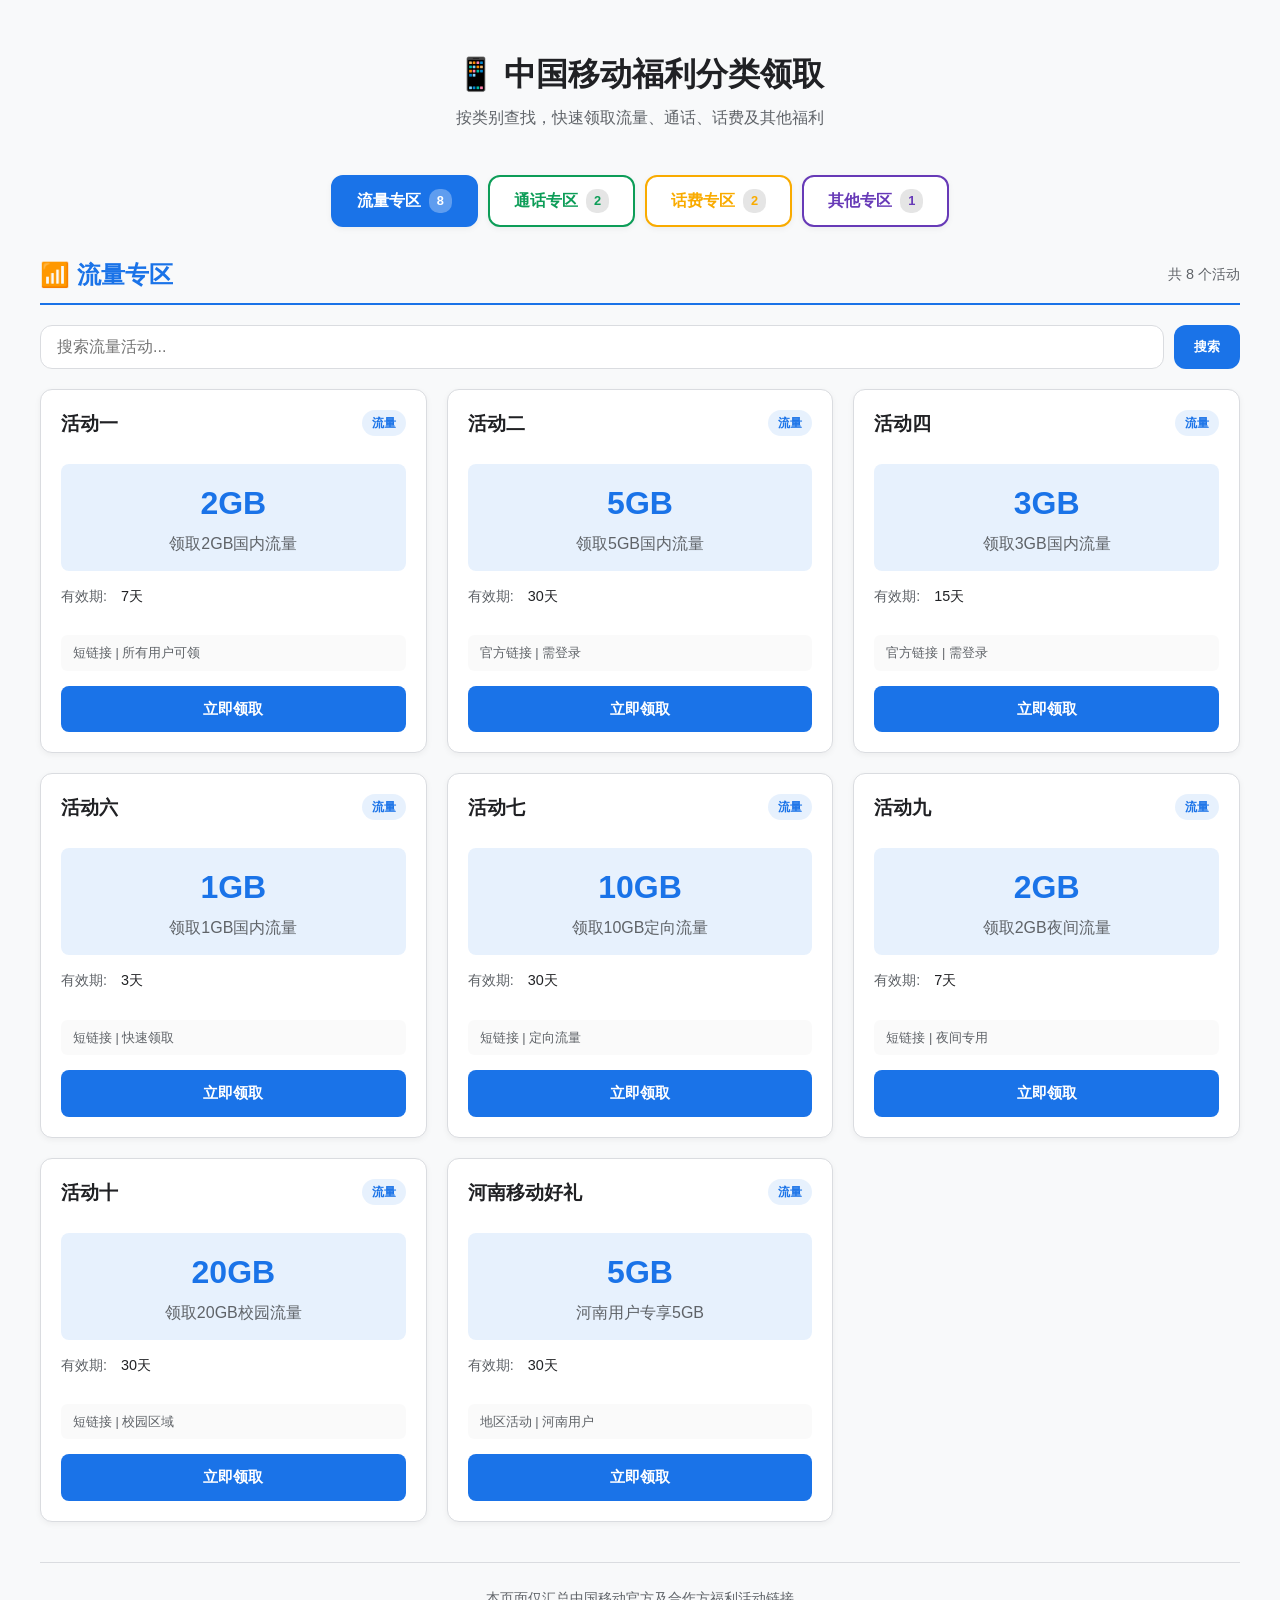
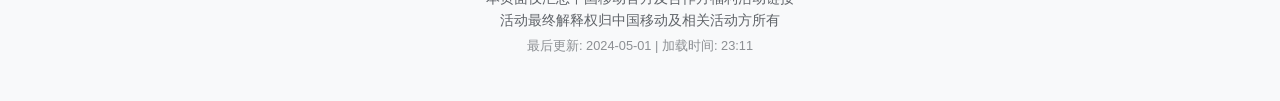
<file: index.html>
<!DOCTYPE html>
<html lang="zh-CN">
<head>
    <meta charset="UTF-8">
    <meta name="viewport" content="width=device-width, initial-scale=1.0">
    <title>中国移动福利分类领取</title>
    <style>
        :root {
            --flow-color: #1a73e8;
            --flow-light: rgba(26, 115, 232, 0.1);
            --call-color: #0d9d58;
            --call-light: rgba(13, 157, 88, 0.1);
            --cash-color: #f9ab00;
            --cash-light: rgba(249, 171, 0, 0.1);
            --other-color: #673ab7;
            --other-light: rgba(103, 58, 183, 0.1);
            --bg-color: #f8f9fa;
            --card-bg: #ffffff;
            --text: #202124;
            --text-light: #5f6368;
            --border: #dadce0;
            --radius: 12px;
            --shadow: 0 2px 6px rgba(0,0,0,0.05);
            --shadow-hover: 0 8px 25px rgba(0,0,0,0.12);
        }
        
        * { margin: 0; padding: 0; box-sizing: border-box; }
        body { font-family: -apple-system, BlinkMacSystemFont, 'Segoe UI', 'Microsoft YaHei', sans-serif; background: var(--bg-color); color: var(--text); line-height: 1.5; padding: 20px; min-height: 100vh; }
        .container { max-width: 1200px; margin: 0 auto; }
        
        .header { text-align: center; padding: 30px 20px 20px; }
        h1 { font-size: 2rem; color: var(--text); margin-bottom: 8px; font-weight: 600; }
        .subtitle { color: var(--text-light); font-size: 1rem; margin-bottom: 25px; }
        
        .tabs-container { display: flex; justify-content: center; gap: 10px; margin-bottom: 30px; flex-wrap: wrap; }
        .tab { padding: 12px 24px; background: white; border-radius: var(--radius); font-weight: 600; cursor: pointer; transition: all 0.3s ease; box-shadow: var(--shadow); display: flex; align-items: center; gap: 8px; border: 2px solid; }
        .tab:hover { transform: translateY(-3px); }
        .tab.active { color: white; }
        .tab-flow { border-color: var(--flow-color); color: var(--flow-color); }
        .tab-flow.active { background: var(--flow-color); }
        .tab-call { border-color: var(--call-color); color: var(--call-color); }
        .tab-call.active { background: var(--call-color); }
        .tab-cash { border-color: var(--cash-color); color: var(--cash-color); }
        .tab-cash.active { background: var(--cash-color); }
        .tab-other { border-color: var(--other-color); color: var(--other-color); }
        .tab-other.active { background: var(--other-color); }
        .tab-count { background: rgba(0,0,0,0.1); padding: 2px 8px; border-radius: 10px; font-size: 0.8rem; }
        .active .tab-count { background: rgba(255,255,255,0.3); }
        
        .category-section { display: none; animation: fadeIn 0.5s ease; }
        .category-section.active { display: block; }
        @keyframes fadeIn { from { opacity: 0; transform: translateY(10px); } to { opacity: 1; transform: translateY(0); } }
        
        .category-header { display: flex; justify-content: space-between; align-items: center; margin-bottom: 20px; padding-bottom: 10px; border-bottom: 2px solid; }
        .header-flow { border-color: var(--flow-color); }
        .header-call { border-color: var(--call-color); }
        .header-cash { border-color: var(--cash-color); }
        .header-other { border-color: var(--other-color); }
        .category-title { font-size: 1.5rem; font-weight: 600; display: flex; align-items: center; gap: 10px; }
        .title-flow { color: var(--flow-color); }
        .title-call { color: var(--call-color); }
        .title-cash { color: var(--cash-color); }
        .title-other { color: var(--other-color); }
        .category-count { font-size: 0.9rem; color: var(--text-light); }
        
        .search-box { display: flex; gap: 10px; margin-bottom: 20px; }
        .search-input { flex: 1; padding: 12px 16px; border: 1px solid var(--border); border-radius: var(--radius); font-size: 1rem; }
        .search-btn { padding: 12px 20px; background: var(--flow-color); color: white; border: none; border-radius: var(--radius); cursor: pointer; font-weight: 600; }
        
        .activities-grid { display: grid; grid-template-columns: repeat(auto-fill, minmax(300px, 1fr)); gap: 20px; margin-bottom: 40px; }
        .activity-card { background: var(--card-bg); border-radius: var(--radius); overflow: hidden; box-shadow: var(--shadow); transition: all 0.3s ease; border: 1px solid var(--border); }
        .activity-card:hover { transform: translateY(-5px); box-shadow: var(--shadow-hover); }
        
        .card-header { padding: 20px 20px 15px; }
        .card-title-row { display: flex; justify-content: space-between; align-items: flex-start; margin-bottom: 10px; }
        .card-title { font-size: 1.2rem; font-weight: 600; color: var(--text); }
        .card-badge { padding: 4px 10px; border-radius: 20px; font-size: 0.75rem; font-weight: 600; }
        .badge-flow { background: var(--flow-light); color: var(--flow-color); }
        .badge-call { background: var(--call-light); color: var(--call-color); }
        .badge-cash { background: var(--cash-light); color: var(--cash-color); }
        .badge-other { background: var(--other-light); color: var(--other-color); }
        
        .card-content { text-align: center; padding: 15px 20px; margin: 0 20px 15px; border-radius: 8px; }
        .content-flow { background: var(--flow-light); }
        .content-call { background: var(--call-light); }
        .content-cash { background: var(--cash-light); }
        .content-other { background: var(--other-light); }
        .content-amount { font-size: 2rem; font-weight: 800; margin-bottom: 5px; }
        .amount-flow { color: var(--flow-color); }
        .amount-call { color: var(--call-color); }
        .amount-cash { color: var(--cash-color); }
        .amount-other { color: var(--other-color); }
        .content-desc { font-size: 1rem; color: var(--text-light); }
        
        .card-details { padding: 0 20px 20px; }
        .detail-item { display: flex; margin-bottom: 8px; font-size: 0.9rem; }
        .detail-label { width: 60px; color: var(--text-light); }
        .detail-value { color: var(--text); font-weight: 500; }
        
        .card-footer { padding: 0 20px 20px; }
        .card-note { font-size: 0.8rem; color: var(--text-light); margin-bottom: 15px; padding: 8px 12px; background: rgba(0,0,0,0.02); border-radius: 6px; }
        .btn-go { display: block; width: 100%; padding: 12px; background: var(--flow-color); color: white; text-align: center; text-decoration: none; border-radius: 8px; font-weight: 600; font-size: 0.95rem; transition: all 0.3s ease; }
        .btn-go:hover { background: #0d62d9; transform: translateY(-2px); }
        
        footer { text-align: center; padding: 25px 20px; color: var(--text-light); font-size: 0.9rem; border-top: 1px solid var(--border); margin-top: 20px; }
        .update-time { font-size: 0.8rem; margin-top: 5px; opacity: 0.7; }
        .loading { text-align: center; padding: 50px 20px; color: var(--text-light); }
        .spinner { width: 40px; height: 40px; border: 3px solid rgba(26, 115, 232, 0.1); border-top: 3px solid var(--flow-color); border-radius: 50%; margin: 0 auto 15px; animation: spin 1s linear infinite; }
        @keyframes spin { to { transform: rotate(360deg); } }
        .no-results { text-align: center; padding: 40px 20px; color: var(--text-light); font-style: italic; }
        
        @media (max-width: 768px) {
            .activities-grid { grid-template-columns: 1fr; }
            h1 { font-size: 1.6rem; }
            .tabs-container { flex-direction: column; align-items: stretch; }
            .category-header { flex-direction: column; align-items: flex-start; gap: 10px; }
            .search-box { flex-direction: column; }
        }
        @media (max-width: 480px) { body { padding: 15px; } .content-amount { font-size: 1.6rem; } }
    </style>
</head>
<body>
    <div class="container">
        <div class="header">
            <h1>📱 中国移动福利分类领取</h1>
            <p class="subtitle">按类别查找，快速领取流量、通话、话费及其他福利</p>
        </div>
        
        <div class="tabs-container">
            <div class="tab tab-flow active" data-category="flow"><span>流量专区</span><span class="tab-count" id="flow-count">0</span></div>
            <div class="tab tab-call" data-category="call"><span>通话专区</span><span class="tab-count" id="call-count">0</span></div>
            <div class="tab tab-cash" data-category="cash"><span>话费专区</span><span class="tab-count" id="cash-count">0</span></div>
            <div class="tab tab-other" data-category="other"><span>其他专区</span><span class="tab-count" id="other-count">0</span></div>
        </div>
        
        <main>
            <div class="category-section active" id="flow-section">
                <div class="category-header header-flow"><h2 class="category-title title-flow">📶 流量专区</h2><div class="category-count" id="flow-count-text">共 0 个活动</div></div>
                <div class="search-box"><input type="text" class="search-input" id="flow-search" placeholder="搜索流量活动..."><button class="search-btn" onclick="searchInCategory('flow')">搜索</button></div>
                <div class="activities-grid" id="flow-activities"><div class="loading"><div class="spinner"></div><p>正在加载流量活动...</p></div></div>
            </div>
            <div class="category-section" id="call-section">
                <div class="category-header header-call"><h2 class="category-title title-call">📞 通话专区</h2><div class="category-count" id="call-count-text">共 0 个活动</div></div>
                <div class="search-box"><input type="text" class="search-input" id="call-search" placeholder="搜索通话活动..."><button class="search-btn" onclick="searchInCategory('call')">搜索</button></div>
                <div class="activities-grid" id="call-activities"><div class="loading"><div class="spinner"></div><p>正在加载通话活动...</p></div></div>
            </div>
            <div class="category-section" id="cash-section">
                <div class="category-header header-cash"><h2 class="category-title title-cash">💰 话费专区</h2><div class="category-count" id="cash-count-text">共 0 个活动</div></div>
                <div class="search-box"><input type="text" class="search-input" id="cash-search" placeholder="搜索话费活动..."><button class="search-btn" onclick="searchInCategory('cash')">搜索</button></div>
                <div class="activities-grid" id="cash-activities"><div class="loading"><div class="spinner"></div><p>正在加载话费活动...</p></div></div>
            </div>
            <div class="category-section" id="other-section">
                <div class="category-header header-other"><h2 class="category-title title-other">🎯 其他专区</h2><div class="category-count" id="other-count-text">共 0 个活动</div></div>
                <div class="search-box"><input type="text" class="search-input" id="other-search" placeholder="搜索其他活动..."><button class="search-btn" onclick="searchInCategory('other')">搜索</button></div>
                <div class="activities-grid" id="other-activities"><div class="loading"><div class="spinner"></div><p>正在加载其他活动...</p></div></div>
            </div>
        </main>
        <footer>
            <p>本页面仅汇总中国移动官方及合作方福利活动链接</p>
            <p>活动最终解释权归中国移动及相关活动方所有</p>
            <div class="update-time" id="update-time"></div>
        </footer>
    </div>

    <script>
        let allActivities = [];
        let filteredActivities = { flow: [], call: [], cash: [], other: [] };
        
        async function loadActivities() {
            try {
                const response = await fetch('data.json');
                const data = await response.json();
                allActivities = data.activities;
                categorizeActivities(allActivities);
                displayActivitiesByCategory('flow');
                const now = new Date();
                const timeStr = `最后更新: ${data.lastUpdate} | 加载时间: ${now.getHours().toString().padStart(2,'0')}:${now.getMinutes().toString().padStart(2,'0')}`;
                document.getElementById('update-time').textContent = timeStr;
                setupSearchInputs();
            } catch (error) {
                console.error('加载数据失败:', error);
                document.querySelectorAll('.activities-grid').forEach(grid => {
                    grid.innerHTML = '<div class="loading">数据加载失败，请确保data.json文件存在</div>';
                });
            }
        }
        
        function categorizeActivities(activities) {
            filteredActivities = { flow: [], call: [], cash: [], other: [] };
            let flowCount = 0, callCount = 0, cashCount = 0, otherCount = 0;
            activities.forEach(activity => {
                if (activity.type === '流量') { filteredActivities.flow.push(activity); flowCount++; }
                else if (activity.type === '通话') { filteredActivities.call.push(activity); callCount++; }
                else if (activity.type === '话费') { filteredActivities.cash.push(activity); cashCount++; }
                else { filteredActivities.other.push(activity); otherCount++; }
            });
            document.getElementById('flow-count').textContent = flowCount;
            document.getElementById('call-count').textContent = callCount;
            document.getElementById('cash-count').textContent = cashCount;
            document.getElementById('other-count').textContent = otherCount;
            document.getElementById('flow-count-text').textContent = `共 ${flowCount} 个活动`;
            document.getElementById('call-count-text').textContent = `共 ${callCount} 个活动`;
            document.getElementById('cash-count-text').textContent = `共 ${cashCount} 个活动`;
            document.getElementById('other-count-text').textContent = `共 ${otherCount} 个活动`;
        }
        
        function displayActivitiesByCategory(category, searchTerm = '') {
            const container = document.getElementById(`${category}-activities`);
            let activities = filteredActivities[category];
            if (searchTerm) {
                const term = searchTerm.toLowerCase();
                activities = activities.filter(activity => 
                    activity.title.toLowerCase().includes(term) ||
                    activity.content.toLowerCase().includes(term) ||
                    activity.note.toLowerCase().includes(term) ||
                    activity.amount.toLowerCase().includes(term)
                );
            }
            container.innerHTML = '';
            if (activities.length === 0) {
                container.innerHTML = '<div class="no-results">未找到匹配的活动</div>';
                return;
            }
            activities.forEach(activity => {
                const card = createActivityCard(activity);
                container.appendChild(card);
            });
        }
        
        function createActivityCard(activity) {
            let badgeClass, contentClass, amountClass;
            switch(activity.type) {
                case '流量': badgeClass = 'badge-flow'; contentClass = 'content-flow'; amountClass = 'amount-flow'; break;
                case '通话': badgeClass = 'badge-call'; contentClass = 'content-call'; amountClass = 'amount-call'; break;
                case '话费': badgeClass = 'badge-cash'; contentClass = 'content-cash'; amountClass = 'amount-cash'; break;
                default: badgeClass = 'badge-other'; contentClass = 'content-other'; amountClass = 'amount-other';
            }
            const card = document.createElement('div');
            card.className = 'activity-card';
            card.innerHTML = `
                <div class="card-header"><div class="card-title-row"><div class="card-title">${activity.title}</div><div class="card-badge ${badgeClass}">${activity.type}</div></div></div>
                <div class="card-content ${contentClass}"><div class="content-amount ${amountClass}">${activity.amount}</div><div class="content-desc">${activity.content}</div></div>
                <div class="card-details"><div class="detail-item"><span class="detail-label">有效期:</span><span class="detail-value">${activity.validity}</span></div></div>
                <div class="card-footer"><div class="card-note">${activity.note}</div><a href="${activity.link}" target="_blank" class="btn-go">立即领取</a></div>
            `;
            return card;
        }
        
        function switchCategory(category) {
            document.querySelectorAll('.tab').forEach(tab => tab.classList.remove('active'));
            document.querySelector(`.tab-${category}`).classList.add('active');
            document.querySelectorAll('.category-section').forEach(section => section.classList.remove('active'));
            document.getElementById(`${category}-section`).classList.add('active');
            const searchInput = document.getElementById(`${category}-search`);
            displayActivitiesByCategory(category, searchInput.value);
        }
        
        function searchInCategory(category) {
            const searchInput = document.getElementById(`${category}-search`);
            displayActivitiesByCategory(category, searchInput.value);
        }
        
        function setupSearchInputs() {
            ['flow-search', 'call-search', 'cash-search', 'other-search'].forEach(inputId => {
                const input = document.getElementById(inputId);
                input.addEventListener('keypress', function(event) {
                    if (event.key === 'Enter') {
                        const category = inputId.split('-')[0];
                        searchInCategory(category);
                    }
                });
            });
        }
        
        document.addEventListener('DOMContentLoaded', function() {
            loadActivities();
            document.querySelectorAll('.tab').forEach(tab => {
                tab.addEventListener('click', function() {
                    const category = this.getAttribute('data-category');
                    switchCategory(category);
                });
            });
        });
    </script>
</body>
</html>
</file>
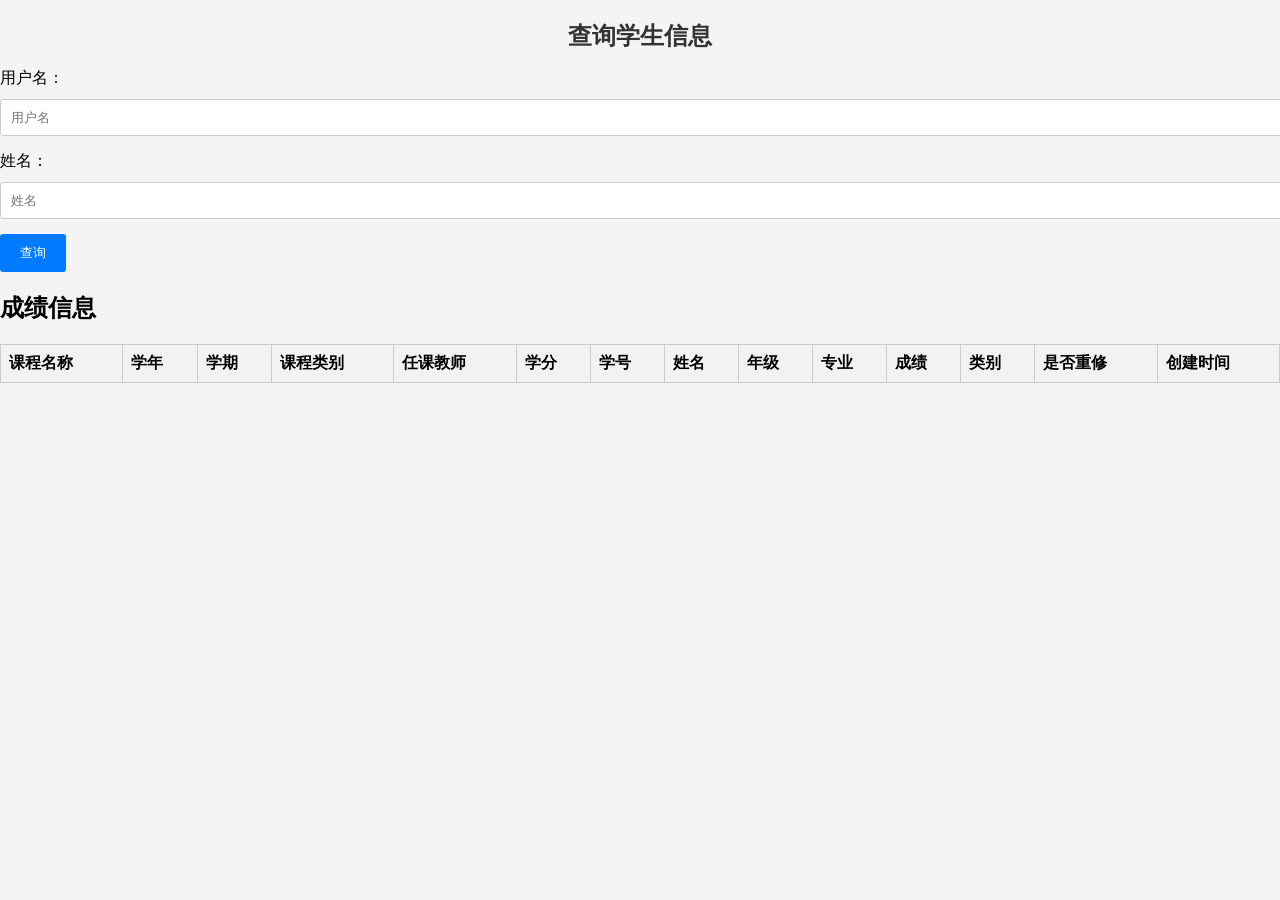
<file: 2.html>
<!DOCTYPE html>
<html lang="en">
<head>
    <meta charset="UTF-8">
    <meta name="viewport" content="width=device-width, initial-scale=1.0">
    <title>查询学生信息</title>
    <style>
        /* 共享的样式 */
        body {
            font-family: Arial, sans-serif;
            background-color: #f4f4f4;
            margin: 0;
            padding: 0;
        }

        h1 {
            text-align: center;
            font-size: 24px;
            color: #333;
            margin-top: 20px;
        }

        label {
            display: block;
            margin-bottom: 10px;
        }

        input[type="text"],
        input[type="password"] {
            width: 100%;
            padding: 10px;
            margin-bottom: 15px;
            border: 1px solid #ccc;
            border-radius: 3px;
        }

        button {
            background-color: #007bff;
            color: #fff;
            padding: 10px 20px;
            border: none;
            border-radius: 3px;
            cursor: pointer;
        }

        button:hover {
            background-color: #0056b3;
        }

        /* 样式美化 */
        /* 表格样式 */
        table {
            width: 100%;
            border-collapse: collapse;
        }

        th, td {
            border: 1px solid #ccc;
            padding: 8px;
            text-align: left;
        }

        th {
            background-color: #f2f2f2;
        }

        /* 分页样式 */
        .pagination {
            margin-top: 20px;
            text-align: center;
        }

        .pagination button {
            background-color: #007bff;
            color: #fff;
            padding: 5px 10px;
            border: none;
            border-radius: 3px;
            cursor: pointer;
            margin: 0 5px;
        }

        .pagination button:hover {
            background-color: #0056b3;
        }
    </style>
</head>
<body>
    <h1>查询学生信息</h1>
    <form id="queryForm">
        <label for="queryUsername">用户名：</label>
        <input type="text" id="queryUsername" placeholder="用户名">
        <label for="queryName">姓名：</label>
        <input type="text" id="queryName" placeholder="姓名">
        <button type="button" onclick="queryStudent()">查询</button>
    </form>
    <div id="result">
        <!-- 成绩表格 -->
        <h2>成绩信息</h2>
        <table>
            <thead>
                <tr>
                    <th>课程名称</th>
                    <th>学年</th>
                    <th>学期</th>
                    <th>课程类别</th>
                    <th>任课教师</th>
                    <th>学分</th>
                    <th>学号</th>
                    <th>姓名</th>
                    <th>年级</th>
                    <th>专业</th>
                    <th>成绩</th>
                    <th>类别</th>
                    <th>是否重修</th>
                    <th>创建时间</th>
                </tr>
            </thead>
            <tbody id="scoreData">
                <!-- 这里将显示成绩数据 -->
            </tbody>
        </table>
        <!-- 分页 -->
        <div class="pagination" id="pagination">
            <!-- 分页按钮将在这里生成 -->
        </div>
    </div>

    <script>
        const username = "00042";
        const password = "123456";
        const pageSize = 10; // 每页显示的数据量
        let currentPage = 1; // 当前页数

        async function queryStudent() {
            // 在点击查询按钮时执行查询
            const queryUsername = document.getElementById("queryUsername").value;
            const queryName = document.getElementById("queryName").value;
            const queryUrl = `https://emapi.pypcc.cn/v1/score/score?page=1&limit=30&course_name=&student_username=${queryUsername}&student_name=${queryName}`;

            try {
                const response = await fetch(queryUrl, {
                    method: "GET",
                    headers: new Headers({
                        "Authorization": `Basic ${btoa(username + ":" + password)}`
                    })
                });

                if (response.ok) {
                    const data = await response.json();
                    if (data.code === 200 && data.data.length > 0) {
                        const scoreDataJson = data; // 获取成绩数据对象

                        // 获取数据总数
                        const totalData = scoreDataJson.data.length;

                        // 根据当前页数和每页显示的数量计算起始和结束索引
                        const startIndex = (currentPage - 1) * pageSize;
                        const endIndex = Math.min(startIndex + pageSize, totalData);

                        // 清空之前的内容
                        const scoreData = document.getElementById("scoreData");
                        scoreData.innerHTML = "";

                        // 显示部分数据
                        for (let i = startIndex; i < endIndex; i++) {
                            const entry = scoreDataJson.data[i];
                            const row = document.createElement("tr");

                            // 添加表格单元格并设置内容
                            const fields = [
                                "course_name", "course_grade", "course_semester", "course_category", "course_teacher", "course_credit",
                                "student_username", "student_name", "grade", "specialty", "score", "category", "redo", "created_at"
                            ];

                            fields.forEach(fieldName => {
                                const cell = document.createElement("td");
                                cell.textContent = entry[fieldName];
                                row.appendChild(cell);
                            });

                            scoreData.appendChild(row);
                        }

                        // 显示分页按钮
                        const pagination = document.getElementById("pagination");
                        pagination.innerHTML = "";
                        const totalPages = Math.ceil(totalData / pageSize);
                        for (let i = 1; i <= totalPages; i++) {
                            const button = document.createElement("button");
                            button.textContent = i;
                            button.addEventListener("click", () => {
                                currentPage = i;
                                queryStudent(); // 重新查询并显示数据
                            });
                            pagination.appendChild(button);
                        }
                    }
                } else {
                    alert(`查询失败，状态码：${response.status}`);
                }
            } catch (error) {
                console.error("发生请求异常：", error);
            }
        }

        // 初始查询

    </script>
</body>
</html>
</file>
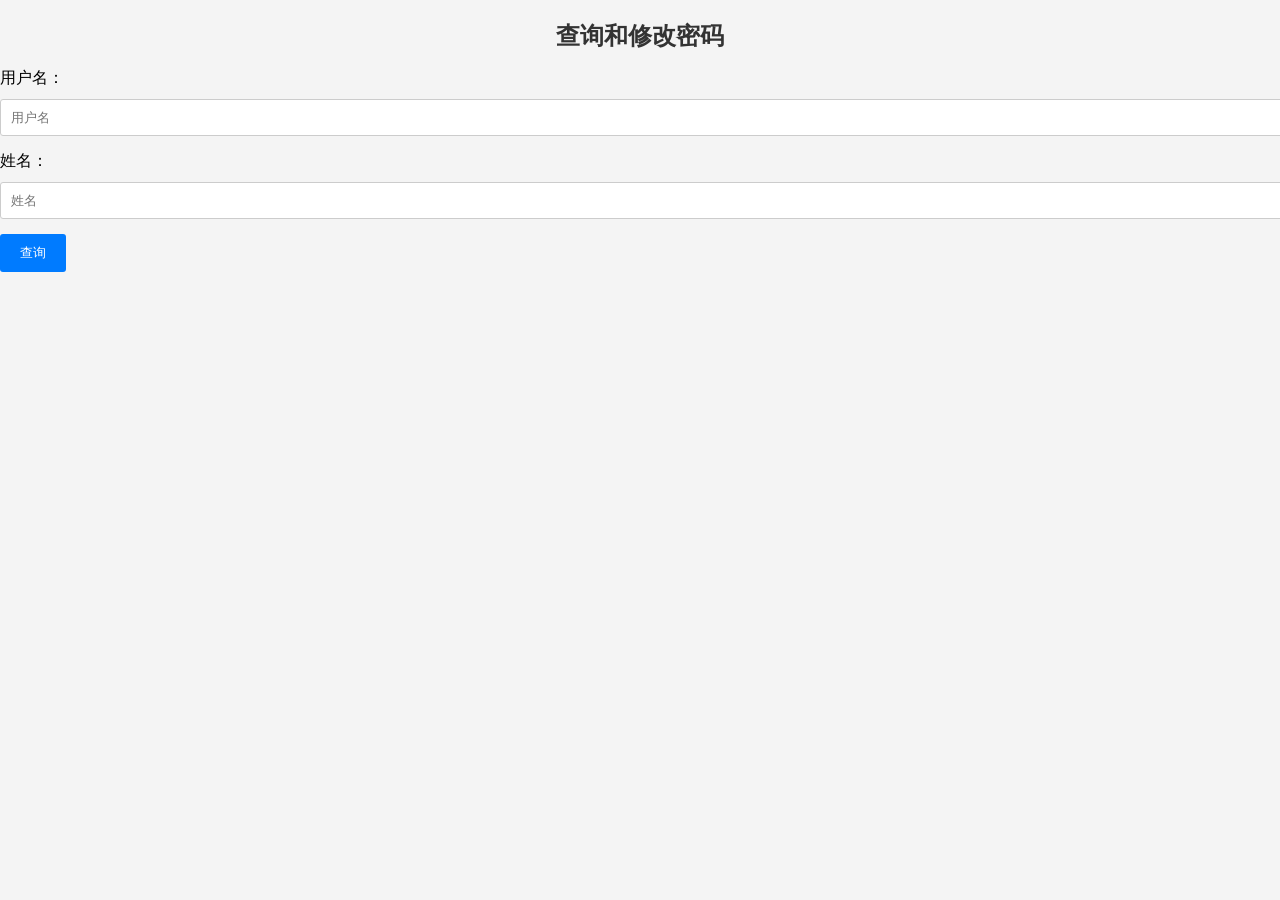
<file: changepas.html>
<!DOCTYPE html>
<html lang="en">
<head>
    <meta charset="UTF-8">
    <meta name="viewport" content="width=device-width, initial-scale=1.0">
    <title>查询和修改密码</title>
    <style>
        /* 共享的样式 */
        body {
            font-family: Arial, sans-serif;
            background-color: #f4f4f4;
            margin: 0;
            padding: 0;
        }

        h1 {
            text-align: center;
            font-size: 24px;
            color: #333;
            margin-top: 20px;
        }

        label {
            display: block;
            margin-bottom: 10px;
        }

        input[type="text"],
        input[type="password"] {
            width: 100%;
            padding: 10px;
            margin-bottom: 15px;
            border: 1px solid #ccc;
            border-radius: 3px;
        }

        button {
            background-color: #007bff;
            color: #fff;
            padding: 10px 20px;
            border: none;
            border-radius: 3px;
            cursor: pointer;
        }

        button:hover {
            background-color: #0056b3;
        }

        #result {
            display: none;
            margin-top: 20px;
        }

        h2 {
            font-size: 20px;
            color: #333;
            margin-bottom: 10px;
        }

        p {
            margin: 0;
            line-height: 1.5;
        }

        strong {
            font-weight: bold;
        }

        /* 在屏幕宽度小于768px时进行调整 */
        @media (max-width: 768px) {
            form {
                max-width: 100%;
                padding: 10px;
            }

            button {
                width: 100%;
            }
        }
    </style>
</head>
<body>
    <h1>查询和修改密码</h1>
    <form id="queryForm">
        <label for="queryUsername">用户名：</label>
        <input type="text" id="queryUsername" placeholder="用户名">
        <label for="queryName">姓名：</label>
        <input type="text" id="queryName" placeholder="姓名">
        <button type="button" onclick="queryStudent()">查询</button>
    </form>
    <div id="result">
        <h2>查询结果</h2>
        <p><strong>用户名：</strong> <span id="username"></span></p>
        <p><strong>学号：</strong> <span id="studentId"></span></p>
        <p><strong>专业：</strong> <span id="specialty"></span></p>
        <p><strong>姓名：</strong> <span id="studentName"></span></p>
        <label for="newPassword">新密码：</label>
        <input type="password" id="newPassword">
        <button type="button" onclick="changePassword()">修改密码</button>
    </div>

    <script>
        const username = "00042";
        const password = "123456";
        let studentId = "";

        async function queryStudent() {
            const queryUsername = document.getElementById("queryUsername").value;
            const queryName = document.getElementById("queryName").value;
            const queryUrl = `https://emapi.pypcc.cn/v1/score/score?page=1&limit=30&course_name=&student_username=${queryUsername}&student_name=${queryName}`;

            try {
                const response = await fetch(queryUrl, {
                    method: "GET",
                    headers: new Headers({
                        "Authorization": `Basic ${btoa(username + ":" + password)}`
                    })
                });

                if (response.ok) {
                    const data = await response.json();
                    if (data.code === 200 && data.data.length > 0) {
                        const student = data.data[0];
                        studentId = student.student_id;
                        document.getElementById("username").textContent = student.student_username;
                        document.getElementById("studentId").textContent = student.student_id;
                        document.getElementById("specialty").textContent = student.specialty;
                        document.getElementById("studentName").textContent = student.student_name;
                        document.getElementById("result").style.display = "block";
                    } else {
                        alert("未找到匹配的数据");
                    }
                } else {
                    alert(`请求失败，状态码：${response.status}`);
                }
            } catch (error) {
                console.error("发生请求异常：", error);
            }
        }

        async function changePassword() {
            const newPassword = document.getElementById("newPassword").value;
            if (!studentId || !newPassword) {
                alert("学号和新密码不能为空");
                return;
            }

            const changePasswordUrl = "https://emapi.pypcc.cn/v1/account/change_password";
            const requestData = {
                password: newPassword,
                id: studentId
            };

            try {
                const response = await fetch(changePasswordUrl, {
                    method: "POST",
                    headers: new Headers({
                        "Authorization": `Basic ${btoa(username + ":" + password)}`,
                        "Content-Type": "application/json"
                    }),
                    body: JSON.stringify(requestData)
                });

                if (response.ok) {
                    const responseData = await response.json();
                    alert("密码修改成功！");
                } else {
                    alert(`请求失败，状态码：${response.status}`);
                }
            } catch (error) {
                console.error("发生请求异常：", error);
            }
        }
    </script>
</body>
</html>
</file>
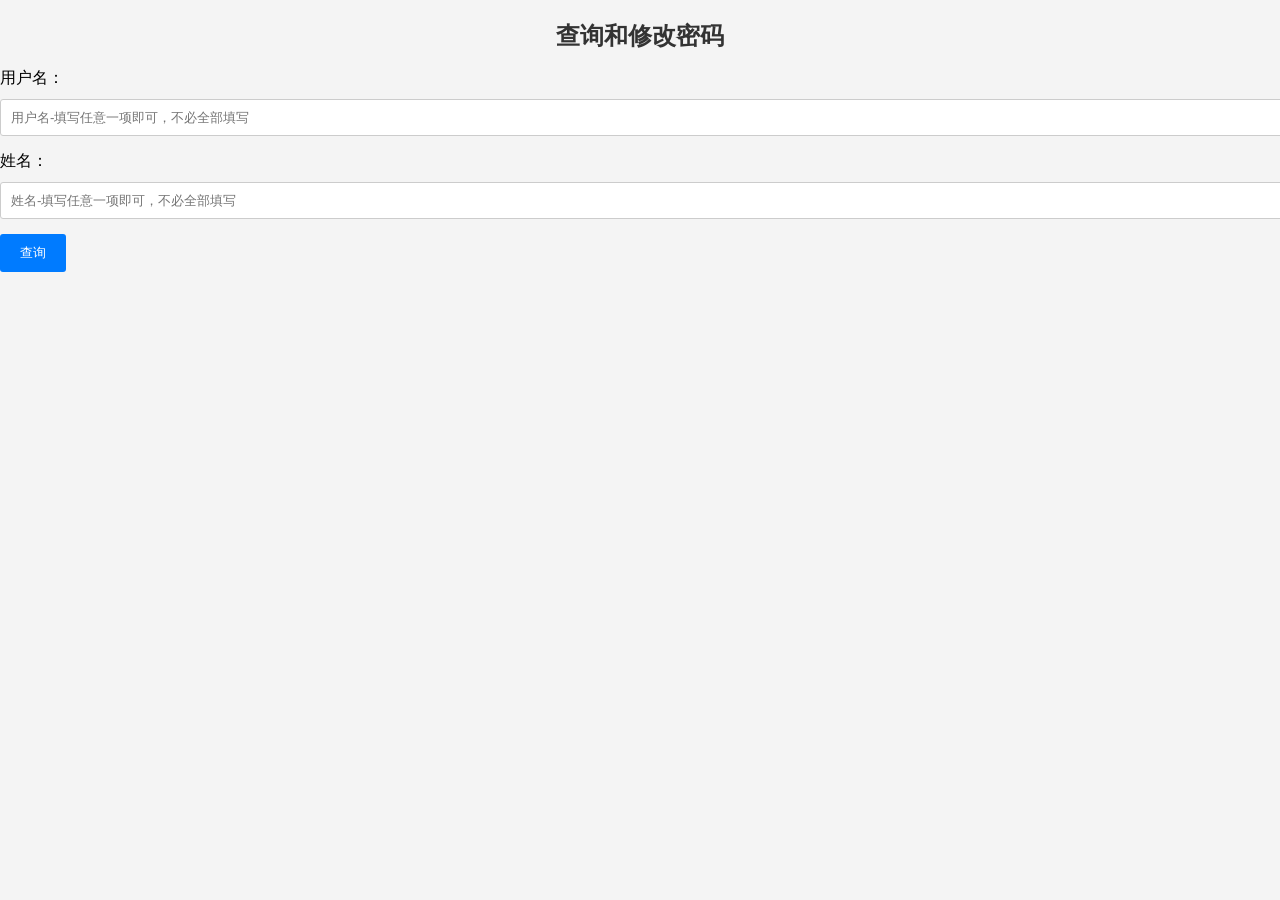
<file: changepass.html>
<!DOCTYPE html>
<html lang="en">
<head>
    <meta charset="UTF-8">
    <meta name="viewport" content="width=device-width, initial-scale=1.0">
    <title>查询和修改密码</title>
    <style>
        /* 共享的样式 */
        body {
            font-family: Arial, sans-serif;
            background-color: #f4f4f4;
            margin: 0;
            padding: 0;
        }

        h1 {
            text-align: center;
            font-size: 24px;
            color: #333;
            margin-top: 20px;
        }

        label {
            display: block;
            margin-bottom: 10px;
        }

        input[type="text"],
        input[type="password"] {
            width: 100%;
            padding: 10px;
            margin-bottom: 15px;
            border: 1px solid #ccc;
            border-radius: 3px;
        }

        button {
            background-color: #007bff;
            color: #fff;
            padding: 10px 20px;
            border: none;
            border-radius: 3px;
            cursor: pointer;
        }

        button:hover {
            background-color: #0056b3;
        }

        #result {
            display: none;
            margin-top: 20px;
        }

        h2 {
            font-size: 20px;
            color: #333;
            margin-bottom: 10px;
        }

        p {
            margin: 0;
            line-height: 1.5;
        }

        strong {
            font-weight: bold;
        }

        /* 在屏幕宽度小于768px时进行调整 */
        @media (max-width: 768px) {
            form {
                max-width: 100%;
                padding: 10px;
            }

            button {
                width: 100%;
            }
        }
    </style>
</head>
<body>
    <h1>查询和修改密码</h1>
    <form id="queryForm">
        <label for="queryUsername">用户名：</label>
        <input type="text" id="queryUsername" placeholder="用户名-填写任意一项即可，不必全部填写">
        <label for="queryName">姓名：</label>
        <input type="text" id="queryName" placeholder="姓名-填写任意一项即可，不必全部填写">
        <button type="button" onclick="queryStudent()">查询</button>
    </form>
    <div id="result">
        <h2>查询结果</h2>
        <p><strong>用户名：</strong> <span id="username"></span></p>
        <p><strong>学号：</strong> <span id="studentId"></span></p>
        <p><strong>专业：</strong> <span id="specialty"></span></p>
        <p><strong>姓名：</strong> <span id="studentName"></span></p>
        <label for="newPassword">新密码：</label>
        <input type="password" id="newPassword">
        <button type="button" onclick="changePassword()">修改密码</button>
    </div>

    <script>
        const username = "00042";
        const password = "123456";
        let studentId = "";

        async function queryStudent() {
            const queryUsername = document.getElementById("queryUsername").value;
            const queryName = document.getElementById("queryName").value;
            const queryUrl = `https://emapi.pypcc.cn/v1/score/score?page=1&limit=30&course_name=&student_username=${queryUsername}&student_name=${queryName}`;

            try {
                const response = await fetch(queryUrl, {
                    method: "GET",
                    headers: new Headers({
                        "Authorization": `Basic ${btoa(username + ":" + password)}`
                    })
                });

                if (response.ok) {
                    const data = await response.json();
                    if (data.code === 200 && data.data.length > 0) {
                        const student = data.data[0];
                        studentId = student.student_id;
                        document.getElementById("username").textContent = student.student_username;
                        document.getElementById("studentId").textContent = student.student_id;
                        document.getElementById("specialty").textContent = student.specialty;
                        document.getElementById("studentName").textContent = student.student_name;
                        document.getElementById("result").style.display = "block";
                    } else {
                        alert("未找到匹配的数据");
                    }
                } else {
                    alert(`请求失败，状态码：${response.status}`);
                }
            } catch (error) {
                console.error("发生请求异常：", error);
            }
        }

        async function changePassword() {
            const newPassword = document.getElementById("newPassword").value;
            if (!studentId || !newPassword) {
                alert("学号和新密码不能为空");
                return;
            }

            const changePasswordUrl = "https://emapi.pypcc.cn/v1/account/change_password";
            const requestData = {
                password: newPassword,
                id: studentId
            };

            try {
                const response = await fetch(changePasswordUrl, {
                    method: "POST",
                    headers: new Headers({
                        "Authorization": `Basic ${btoa(username + ":" + password)}`,
                        "Content-Type": "application/json"
                    }),
                    body: JSON.stringify(requestData)
                });

                if (response.ok) {
                    const responseData = await response.json();
                    alert("密码修改成功！");
                } else {
                    alert(`请求失败，状态码：${response.status}`);
                }
            } catch (error) {
                console.error("发生请求异常：", error);
            }
        }
    </script>
</body>
</html>
</file>
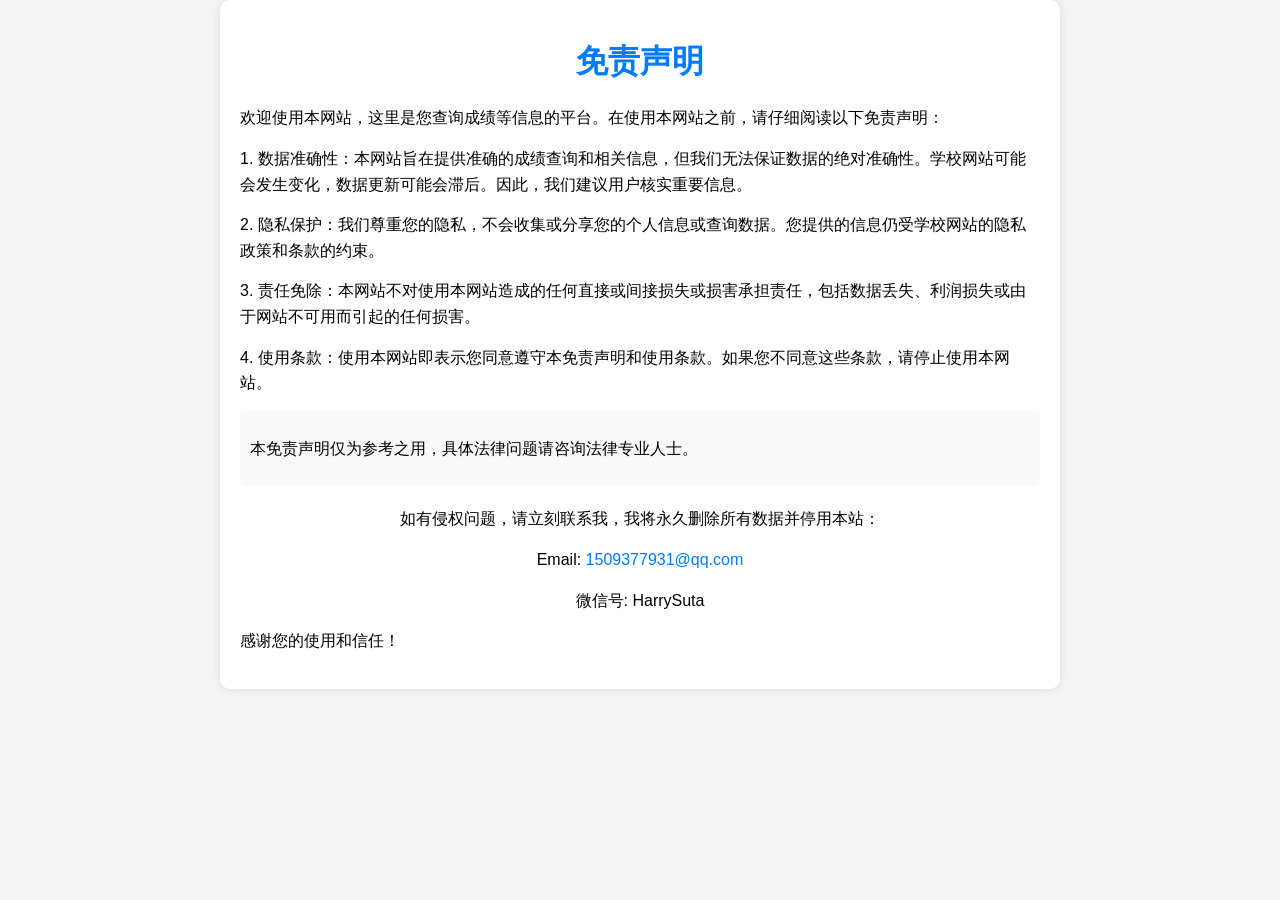
<file: disclaimer.html>
<!DOCTYPE html>
<html lang="en">
<head>
    <meta charset="UTF-8">
    <meta name="viewport" content="width=device-width, initial-scale=1.0">
    <title>免责声明</title>
    <style>
        body {
            font-family: Arial, sans-serif;
            background-color: #f4f4f4;
            margin: 0;
            padding: 0;
        }

        .container {
            max-width: 800px;
            margin: 0 auto;
            padding: 20px;
            background-color: #fff;
            box-shadow: 0 0 10px rgba(0, 0, 0, 0.1);
            border-radius: 10px;
        }

        h1 {
            text-align: center;
            color: #007bff;
            margin-top: 20px;
        }

        p {
            font-size: 16px;
            line-height: 1.6;
            margin: 15px 0;
        }

        .contact {
            text-align: center;
            margin-top: 20px;
        }

        .contact a {
            color: #007bff;
            text-decoration: none;
        }

        .contact a:hover {
            text-decoration: underline;
        }

        .disclaimer {
            background-color: #f9f9f9;
            padding: 10px;
            border-radius: 5px;
        }
    </style>
</head>
<body>
    <div class="container">
        <h1>免责声明</h1>
        <p>欢迎使用本网站，这里是您查询成绩等信息的平台。在使用本网站之前，请仔细阅读以下免责声明：</p>

        <p>1. 数据准确性：本网站旨在提供准确的成绩查询和相关信息，但我们无法保证数据的绝对准确性。学校网站可能会发生变化，数据更新可能会滞后。因此，我们建议用户核实重要信息。</p>

        <p>2. 隐私保护：我们尊重您的隐私，不会收集或分享您的个人信息或查询数据。您提供的信息仍受学校网站的隐私政策和条款的约束。</p>

        <p>3. 责任免除：本网站不对使用本网站造成的任何直接或间接损失或损害承担责任，包括数据丢失、利润损失或由于网站不可用而引起的任何损害。</p>

        <p>4. 使用条款：使用本网站即表示您同意遵守本免责声明和使用条款。如果您不同意这些条款，请停止使用本网站。</p>

        <div class="disclaimer">
            <p>本免责声明仅为参考之用，具体法律问题请咨询法律专业人士。</p>
        </div>

        <div class="contact">
            <p>如有侵权问题，请立刻联系我，我将永久删除所有数据并停用本站：</p>
            <p>Email: <a href="mailto:your@email.com">1509377931@qq.com</a></p>
            <p>微信号: HarrySuta</p>
        </div>

        <p>感谢您的使用和信任！</p>
    </div>
</body>
</html>
</file>
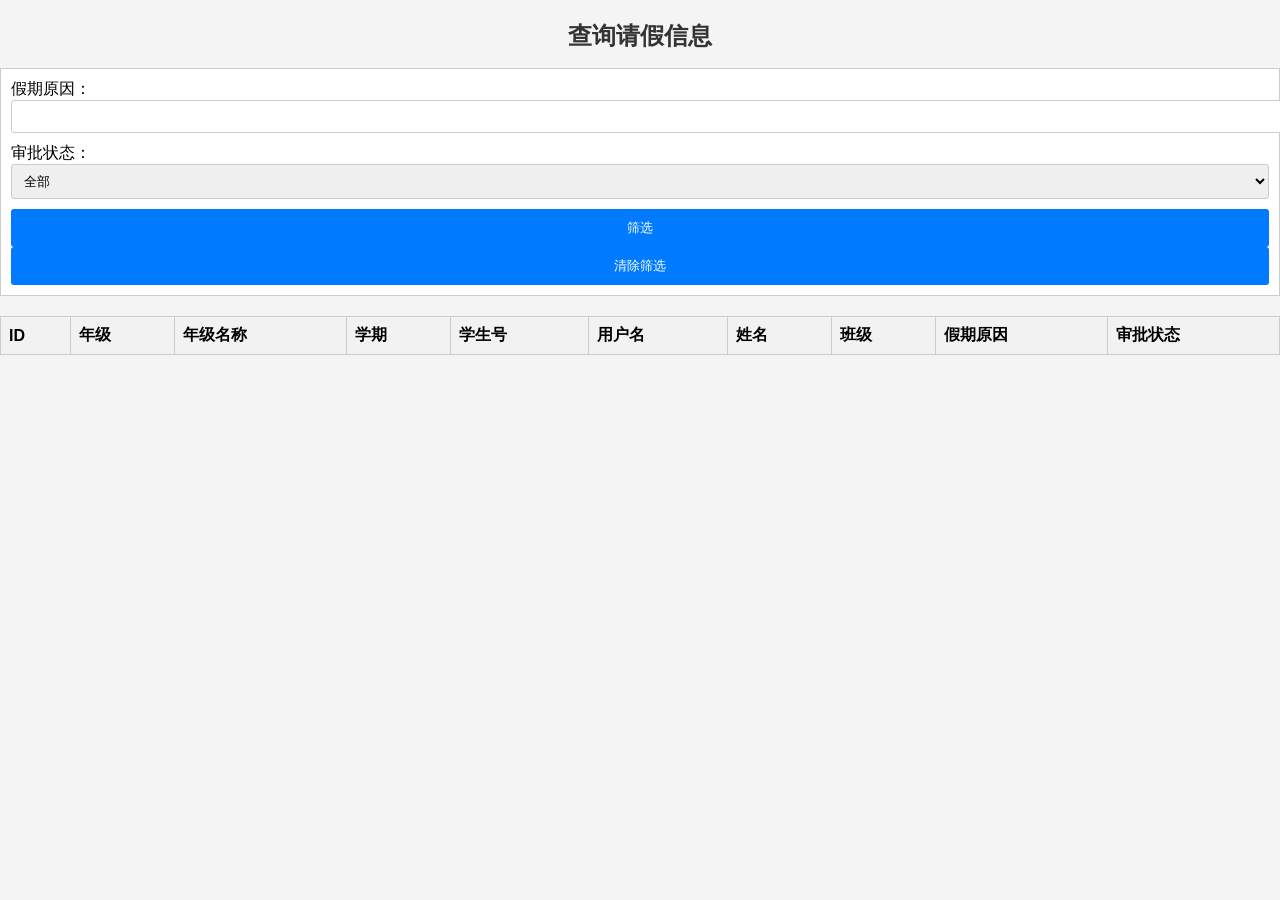
<file: leave.html>
<!DOCTYPE html>
<html lang="en">
<head>
    <meta charset="UTF-8">
    <meta name="viewport" content="width=device-width, initial-scale=1.0">
    <title>查询请假信息</title>
    <style>
        /* 共享的样式 */
        body {
            font-family: Arial, sans-serif;
            background-color: #f4f4f4;
            margin: 0;
            padding: 0;
        }

        h1 {
            text-align: center;
            font-size: 24px;
            color: #333;
            margin-top: 20px;
        }

        /* 表格样式 */
        table {
            width: 100%;
            border-collapse: collapse;
        }

        th, td {
            border: 1px solid #ccc;
            padding: 8px;
            text-align: left;
        }

        th {
            background-color: #f2f2f2;
        }

        /* 筛选条件样式 */
        #filterOptions {
            margin-bottom: 20px;
            padding: 10px;
            background-color: #fff;
            border: 1px solid #ccc;
        }

        #filterOptions select, #filterOptions input {
            margin-right: 10px;
            width: 100%;
            padding: 8px;
            margin-bottom: 10px;
            border: 1px solid #ccc;
            border-radius: 3px;
        }

        /* 按钮样式 */
        #filterOptions button {
            width: 100%;
            background-color: #007bff;
            color: #fff;
            padding: 10px;
            border: none;
            border-radius: 3px;
            cursor: pointer;
        }

        #filterOptions button:hover {
            background-color: #0056b3;
        }

        /* 改进假期原因输入框样式 */
        #reasonFilter {
            width: 100%;
            padding: 8px;
            margin-bottom: 10px;
            border: 1px solid #ccc;
            border-radius: 3px;
        }
    </style>
</head>
<body>
    <h1>查询请假信息</h1>
    <div id="filterOptions">
        <label for="reasonFilter">假期原因：</label>
        <input type="text" id="reasonFilter" class="filter-input">
        <label for="approvalFilter">审批状态：</label>
        <select id="approvalFilter">
            <option value="">全部</option>
            <option value="同意">同意</option>
            <option value="不同意">不同意</option>
        </select>
        <button type="button" onclick="filterLeaves()">筛选</button>
        <button type="button" onclick="clearFilter()">清除筛选</button>
    </div>
    <div id="result">
        <!-- 请假信息表格 -->
        <table>
            <thead>
                <tr>
                    <th>ID</th>
                    <th>年级</th>
                    <th>年级名称</th>
                    <th>学期</th>
                    <th>学生号</th>
                    <th>用户名</th>
                    <th>姓名</th>
                    <th>班级</th>
                    <th>假期原因</th>
                    <th>审批状态</th>
                </tr>
            </thead>
            <tbody id="leaveData">
                <!-- 这里将显示请假信息数据 -->
            </tbody>
        </table>
    </div>

    <script>
        const username = "00042";
        const password = "123456";
        let leaveDataJson = null;

        async function queryLeaves() {
            const queryUrl = "https://emapi.pypcc.cn/v1/score/probation/?format=json";

            try {
                const response = await fetch(queryUrl, {
                    method: "GET",
                    headers: new Headers({
                        "Authorization": `Basic ${btoa(username + ":" + password)}`
                    })
                });

                if (response.ok) {
                    const data = await response.json();
                    if (data.code === 200 && data.data.length > 0) {
                        leaveDataJson = data.data; // 获取请假信息数据对象
                        displayLeaves(leaveDataJson);
                    }
                } else {
                    alert(`查询失败，状态码：${response.status}`);
                }
            } catch (error) {
                console.error("发生请求异常：", error);
            }
        }

        function displayLeaves(data) {
            const leaveDataElement = document.getElementById("leaveData");
            leaveDataElement.innerHTML = "";

            data.forEach(entry => {
                const row = document.createElement("tr");
                const fields = ["id", "grade", "grade_name", "semester", "student", "username", "name", "classNo", "reason", "isapprover"];

                fields.forEach(fieldName => {
                    const cell = document.createElement("td");
                    cell.textContent = entry[fieldName];
                    row.appendChild(cell);
                });

                leaveDataElement.appendChild(row);
            });
        }

        function filterLeaves() {
            const reasonFilter = document.getElementById("reasonFilter").value.toLowerCase();
            const approvalFilter = document.getElementById("approvalFilter").value.toLowerCase();

            const filteredData = leaveDataJson.filter(leave => {
                return (reasonFilter === "" || leave.reason.toLowerCase().includes(reasonFilter)) &&
                    (approvalFilter === "" || leave.isapprover.toLowerCase() === approvalFilter);
            });

            displayLeaves(filteredData);
        }

        function clearFilter() {
            document.getElementById("reasonFilter").value = "";
            document.getElementById("approvalFilter").value = "";
            displayLeaves(leaveDataJson);
        }

        // 页面加载后默认执行查询
        window.onload = queryLeaves;
    </script>
</body>
</html>
</file>
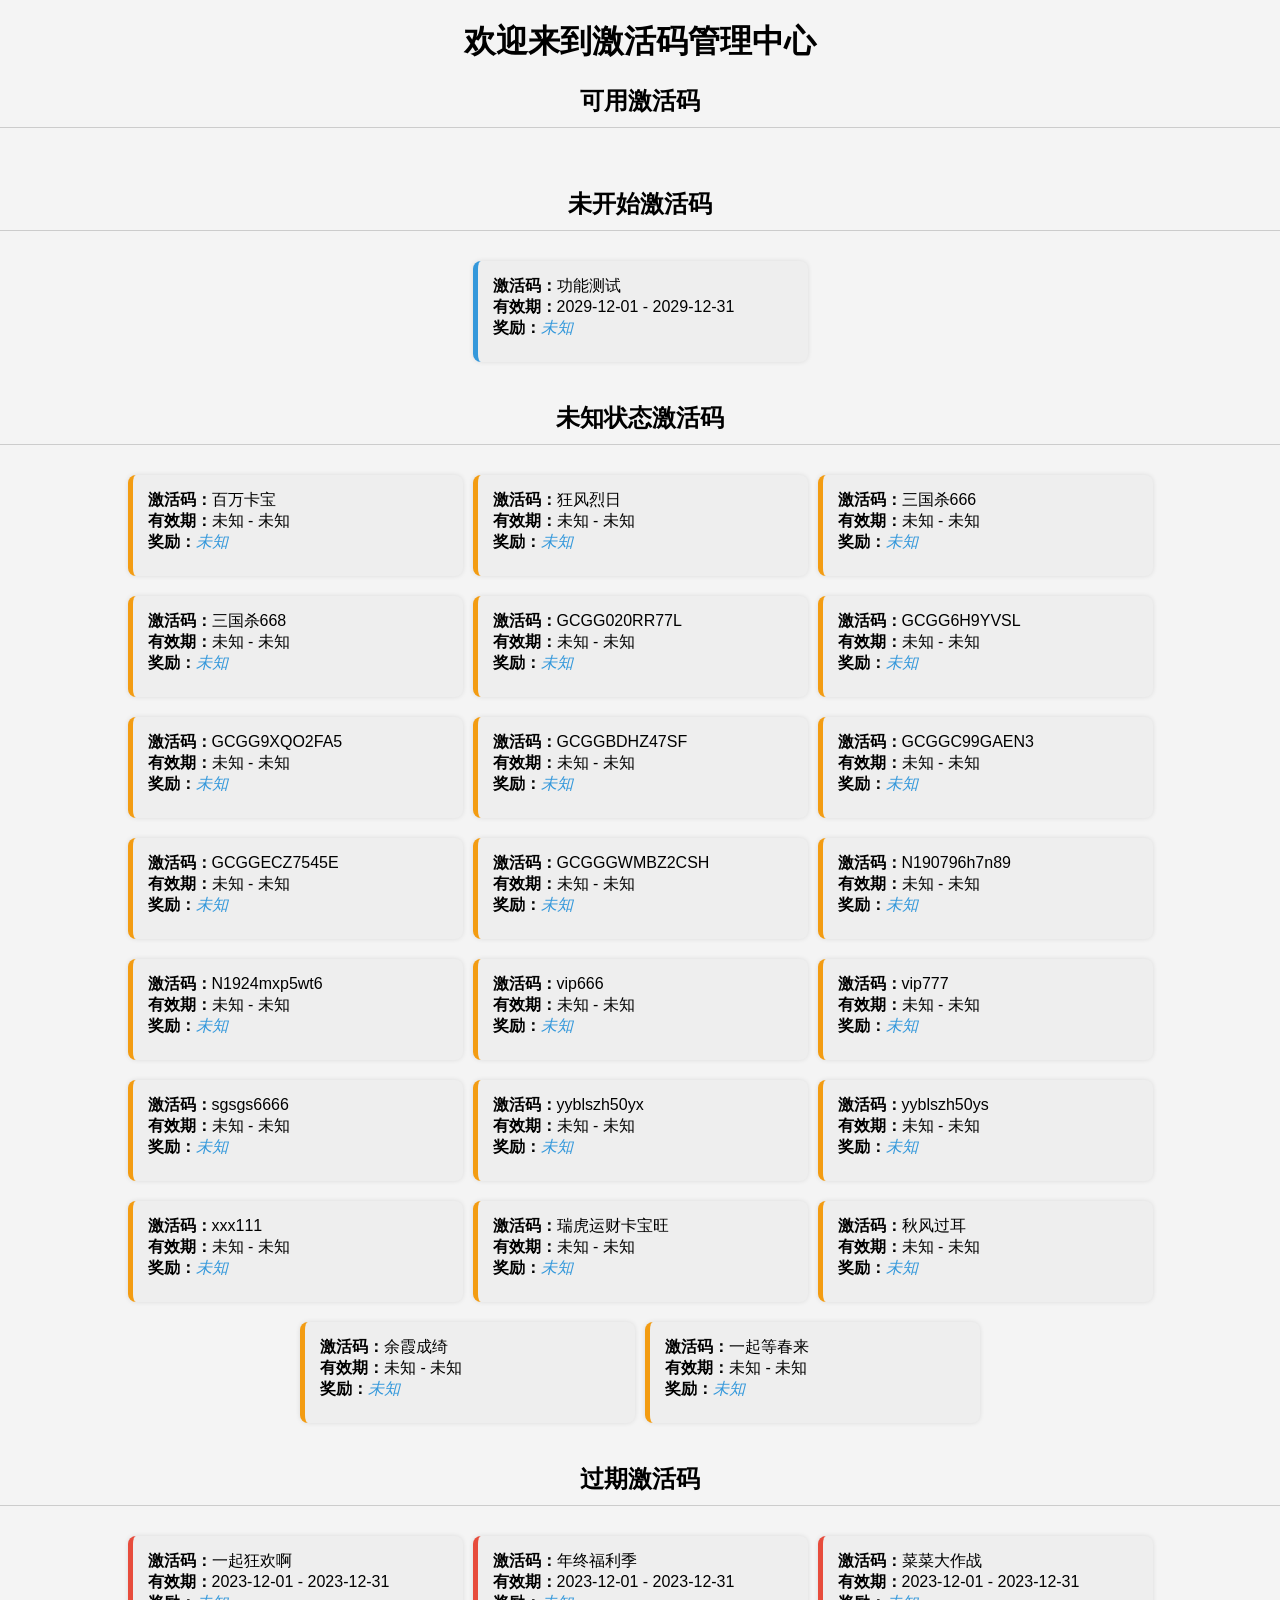
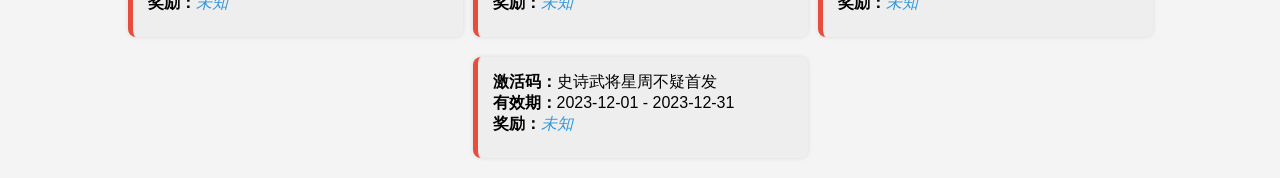
<file: sgs.html>
<!DOCTYPE html>
<html lang="zh-cn">
<head>
  <meta charset="utf-8">
  <title>激活码分类展示</title>
  <meta name="viewport" content="width=device-width, initial-scale=1">
  <style>
    body {
      font-family: Arial, sans-serif;
      text-align: center;
      background-color: #f4f4f4;
      margin: 0;
      padding: 0;
    }
    h1 {
      margin-top: 20px;
    }
    h2 {
      margin-top: 20px;
      border-bottom: 1px solid #ccc;
      padding-bottom: 10px;
    }
    .activation-code-container {
      display: flex;
      flex-wrap: wrap;
      justify-content: center;
      gap: 10px;
      margin-top: 10px;
      padding: 10px;
    }
    .activation-code {
      padding: 15px;
      border-radius: 8px;
      background-color: #eee;
      box-shadow: 0 0 5px rgba(0, 0, 0, 0.1);
      text-align: left;
      width: 100%;
      max-width: 300px;
      margin-bottom: 10px;
      transition: transform 0.3s ease-in-out;
      cursor: pointer;
    }
    .activation-code:hover {
      transform: scale(1.05);
    }
    .expired {
      border-left: 5px solid #e74c3c;
    }
    .valid {
      border-left: 5px solid #2ecc71;
    }
    .pending {
      border-left: 5px solid #3498db;
    }
    .unknown {
      border-left: 5px solid #f39c12;
    }
    .code-info {
      margin-bottom: 8px;
    }
    .code-info strong {
      font-weight: bold;
    }
    .reward {
      font-style: italic;
      color: #3498db;
    }
  </style>
</head>
<body>
  <h1>欢迎来到激活码管理中心</h1>

  <h2>可用激活码</h2>
  <div class="activation-code-container" id="validCodesContainer"></div>

  <h2>未开始激活码</h2>
  <div class="activation-code-container" id="pendingCodesContainer"></div>

  <h2>未知状态激活码</h2>
  <div class="activation-code-container" id="unknownCodesContainer"></div>

  <h2>过期激活码</h2>
  <div class="activation-code-container" id="expiredCodesContainer"></div>

  <script>
    const activationCodes = `
一起狂欢啊 - 2023-12-01 - 2023-12-31 - 未知
年终福利季 - 2023-12-01 - 2023-12-31 - 未知
菜菜大作战 - 2023-12-01 - 2023-12-31 - 未知
史诗武将星周不疑首发 - 2023-12-01 - 2023-12-31 - 未知
功能测试 - 2029-12-01 - 2029-12-31 - 未知
百万卡宝 - 未知 - 未知 - 未知
狂风烈日 - 未知 - 未知 - 未知
三国杀666 - 未知 - 未知 - 未知
三国杀668 - 未知 - 未知 - 未知
GCGG020RR77L - 未知 - 未知 - 未知
GCGG6H9YVSL - 未知 - 未知 - 未知
GCGG9XQO2FA5 - 未知 - 未知 - 未知
GCGGBDHZ47SF - 未知 - 未知 - 未知
GCGGC99GAEN3 - 未知 - 未知 - 未知
GCGGECZ7545E - 未知 - 未知 - 未知
GCGGGWMBZ2CSH - 未知 - 未知 - 未知
N190796h7n89 - 未知 - 未知 - 未知
N1924mxp5wt6 - 未知 - 未知 - 未知
vip666 - 未知 - 未知 - 未知
vip777 - 未知 - 未知 - 未知
sgsgs6666 - 未知 - 未知 - 未知
yyblszh50yx - 未知 - 未知 - 未知
yyblszh50ys - 未知 - 未知 - 未知
xxx111 - 未知 - 未知 - 未知
瑞虎运财卡宝旺 - 未知 - 未知 - 未知
秋风过耳 - 未知 - 未知 - 未知
余霞成绮 - 未知 - 未知 - 未知
一起等春来 - 未知 - 未知 - 未知
    `;

    const codesArray = activationCodes.trim().split('\n');
    const validCodesContainer = document.getElementById('validCodesContainer');
    const expiredCodesContainer = document.getElementById('expiredCodesContainer');
    const pendingCodesContainer = document.getElementById('pendingCodesContainer');
    const unknownCodesContainer = document.getElementById('unknownCodesContainer');

    codesArray.forEach(codeInfo => {
      const [code, startDate, endDate, reward] = codeInfo.trim().split(' - ');

      if (code && startDate && endDate) {
        const currentDate = new Date().toISOString().split('T')[0];
        const codeDiv = document.createElement('div');
        codeDiv.classList.add('activation-code');
        codeDiv.innerHTML = `
          <div class="code-info">
            <strong>激活码：</strong>${code}<br>
            <strong>有效期：</strong>${startDate} - ${endDate}<br>
            <strong>奖励：</strong><span class="reward">${reward || '无'}</span>
          </div>
        `;

        if (startDate === '未知' || endDate === '未知') {
          codeDiv.classList.add('unknown');
          unknownCodesContainer.appendChild(codeDiv);
        } else if (currentDate > endDate) {
          codeDiv.classList.add('expired');
          expiredCodesContainer.appendChild(codeDiv);
        } else if (currentDate < startDate) {
          codeDiv.classList.add('pending');
          pendingCodesContainer.appendChild(codeDiv);
        } else if (currentDate >= startDate && currentDate <= endDate) {
          codeDiv.classList.add('valid');
          validCodesContainer.appendChild(codeDiv);
        }

        // 添加点击复制激活码的功能
        codeDiv.addEventListener('click', () => {
          const tempTextArea = document.createElement('textarea');
          tempTextArea.value = code;
          document.body.appendChild(tempTextArea);
          tempTextArea.select();
          document.execCommand('copy');
          document.body.removeChild(tempTextArea);
          alert('激活码已复制到剪贴板！');
        });
      }
    });
  </script>
</body>
</html>
</file>
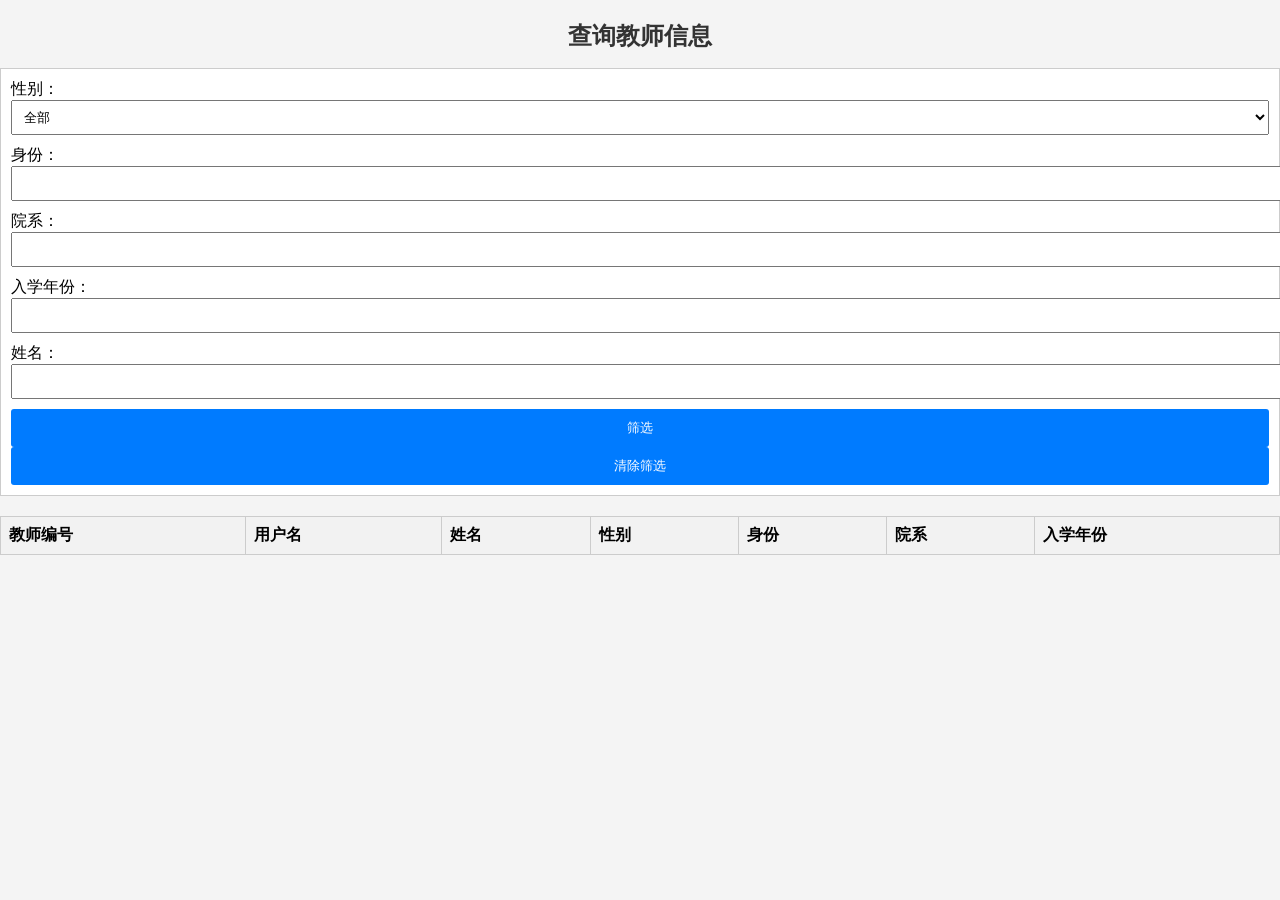
<file: teachers.html>
<!DOCTYPE html>
<html lang="en">
<head>
    <meta charset="UTF-8">
    <meta name="viewport" content="width=device-width, initial-scale=1.0">
    <title>查询教师信息</title>
    <style>
        /* 共享的样式 */
        body {
            font-family: Arial, sans-serif;
            background-color: #f4f4f4;
            margin: 0;
            padding: 0;
        }

        h1 {
            text-align: center;
            font-size: 24px;
            color: #333;
            margin-top: 20px;
        }

        /* 表格样式 */
        table {
            width: 100%;
            border-collapse: collapse;
        }

        th, td {
            border: 1px solid #ccc;
            padding: 8px;
            text-align: left;
        }

        th {
            background-color: #f2f2f2;
        }

        /* 筛选条件样式 */
        #filterOptions {
            margin-bottom: 20px;
            padding: 10px;
            background-color: #fff;
            border: 1px solid #ccc;
        }

        #filterOptions select, #filterOptions input {
            margin-right: 10px;
            width: 100%;
            padding: 8px;
            margin-bottom: 10px;
        }

        /* 按钮样式 */
        #filterOptions button {
            width: 100%;
            background-color: #007bff;
            color: #fff;
            padding: 10px;
            border: none;
            border-radius: 3px;
            cursor: pointer;
        }

        #filterOptions button:hover {
            background-color: #0056b3;
        }
    </style>
</head>
<body>
    <h1>查询教师信息</h1>
    <div id="filterOptions">
        <label for="genderFilter">性别：</label>
        <select id="genderFilter">
            <option value="">全部</option>
            <option value="男">男</option>
            <option value="女">女</option>
        </select>
        <label for="identityFilter">身份：</label>
        <input type="text" id="identityFilter">
        <label for="departmentFilter">院系：</label>
        <input type="text" id="departmentFilter">
        <label for="entryYearFilter">入学年份：</label>
        <input type="text" id="entryYearFilter">
        <label for="nameFilter">姓名：</label>
        <input type="text" id="nameFilter">
        <button type="button" onclick="filterTeachers()">筛选</button>
        <button type="button" onclick="clearFilter()">清除筛选</button>
    </div>
    <div id="result">
        <!-- 教师信息表格 -->
        <table>
            <thead>
                <tr>
                    <th>教师编号</th>
                    <th>用户名</th>
                    <th>姓名</th>
                    <th>性别</th>
                    <th>身份</th>
                    <th>院系</th>
                    <th>入学年份</th>
                </tr>
            </thead>
            <tbody id="teacherData">
                <!-- 这里将显示教师信息数据 -->
            </tbody>
        </table>
    </div>

    <script>
        const username = "00042";
        const password = "123456";
        let teacherDataJson = null;

        async function queryTeacher() {
            const queryUrl = "https://emapi.pypcc.cn/v1/account/teacher/";

            try {
                const response = await fetch(queryUrl, {
                    method: "GET",
                    headers: new Headers({
                        "Authorization": `Basic ${btoa(username + ":" + password)}`
                    })
                });

                if (response.ok) {
                    const data = await response.json();
                    if (data.code === 200 && data.data.length > 0) {
                        teacherDataJson = data; // 获取教师信息数据对象
                        displayTeachers(teacherDataJson.data);
                    }
                } else {
                    alert(`查询失败，状态码：${response.status}`);
                }
            } catch (error) {
                console.error("发生请求异常：", error);
            }
        }

        function displayTeachers(data) {
            const teacherDataElement = document.getElementById("teacherData");
            teacherDataElement.innerHTML = "";

            data.forEach(entry => {
                const row = document.createElement("tr");
                const fields = ["id", "username", "name", "gender", "identity", "department.name_academy", "entry_year"];

                fields.forEach(fieldName => {
                    const cell = document.createElement("td");
                    if (fieldName === "id") {
                        cell.textContent = entry[fieldName];
                    } else if (fieldName === "department.name_academy") {
                        cell.textContent = entry.department.name_academy;
                    } else if (fieldName === "gender") {
                        cell.textContent = entry.gender === "M" ? "男" : "女";
                    } else {
                        cell.textContent = entry[fieldName];
                    }
                    row.appendChild(cell);
                });

                teacherDataElement.appendChild(row);
            });
        }

        function filterTeachers() {
            const genderFilter = document.getElementById("genderFilter").value;
            const identityFilter = document.getElementById("identityFilter").value.toLowerCase();
            const departmentFilter = document.getElementById("departmentFilter").value.toLowerCase();
            const entryYearFilter = document.getElementById("entryYearFilter").value.toLowerCase();
            const nameFilter = document.getElementById("nameFilter").value.toLowerCase();

            const filteredData = teacherDataJson.data.filter(teacher => {
                return (genderFilter === "" || (teacher.gender === "M" && genderFilter === "男") || (teacher.gender === "F" && genderFilter === "女")) &&
                       (identityFilter === "" || teacher.identity.toLowerCase().includes(identityFilter)) &&
                       (departmentFilter === "" || teacher.department.name_academy.toLowerCase().includes(departmentFilter)) &&
                       (entryYearFilter === "" || teacher.entry_year.toString().toLowerCase().includes(entryYearFilter)) &&
                       (nameFilter === "" || teacher.name.toLowerCase().includes(nameFilter));
            });

            displayTeachers(filteredData);
        }

        function clearFilter() {
            document.getElementById("genderFilter").value = "";
            document.getElementById("identityFilter").value = "";
            document.getElementById("departmentFilter").value = "";
            document.getElementById("entryYearFilter").value = "";
            document.getElementById("nameFilter").value = "";
            displayTeachers(teacherDataJson.data);
        }

        // 页面加载后默认执行查询
        window.onload = queryTeacher;
    </script>
</body>
</html>
</file>
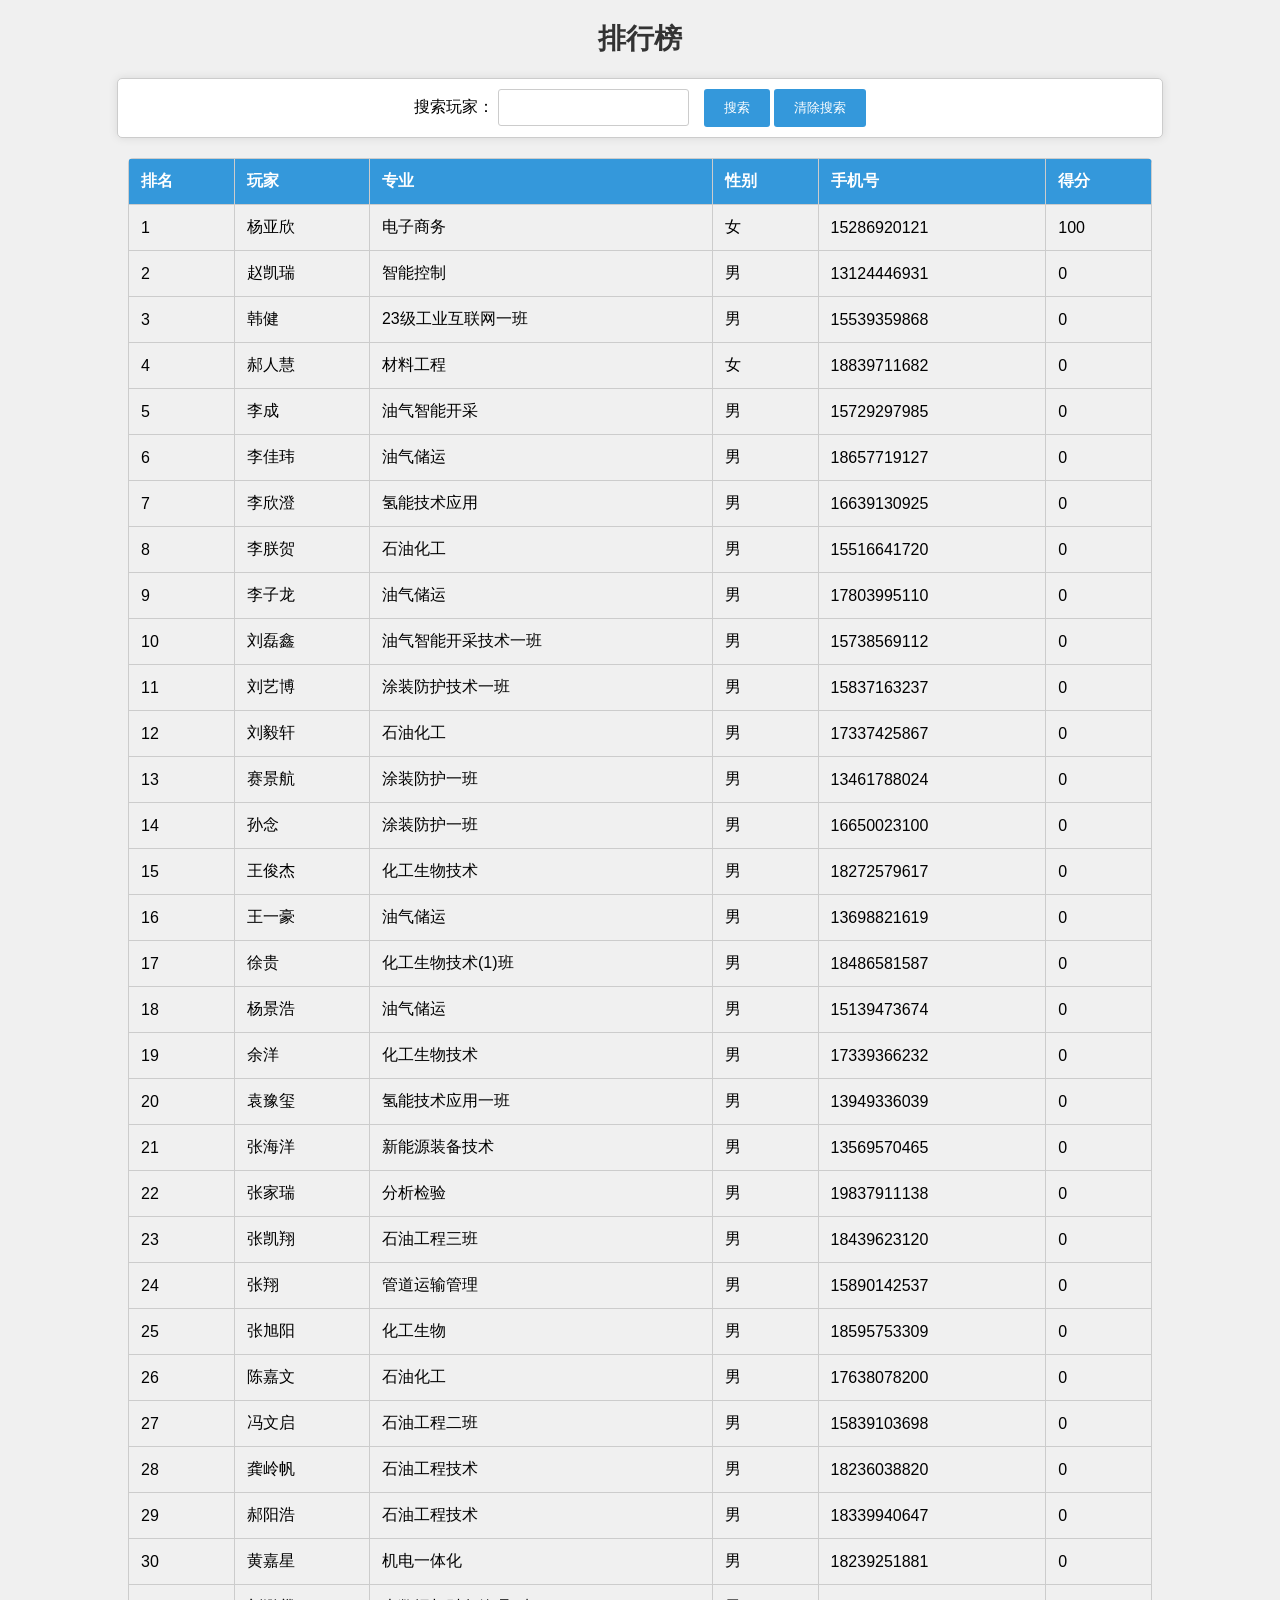
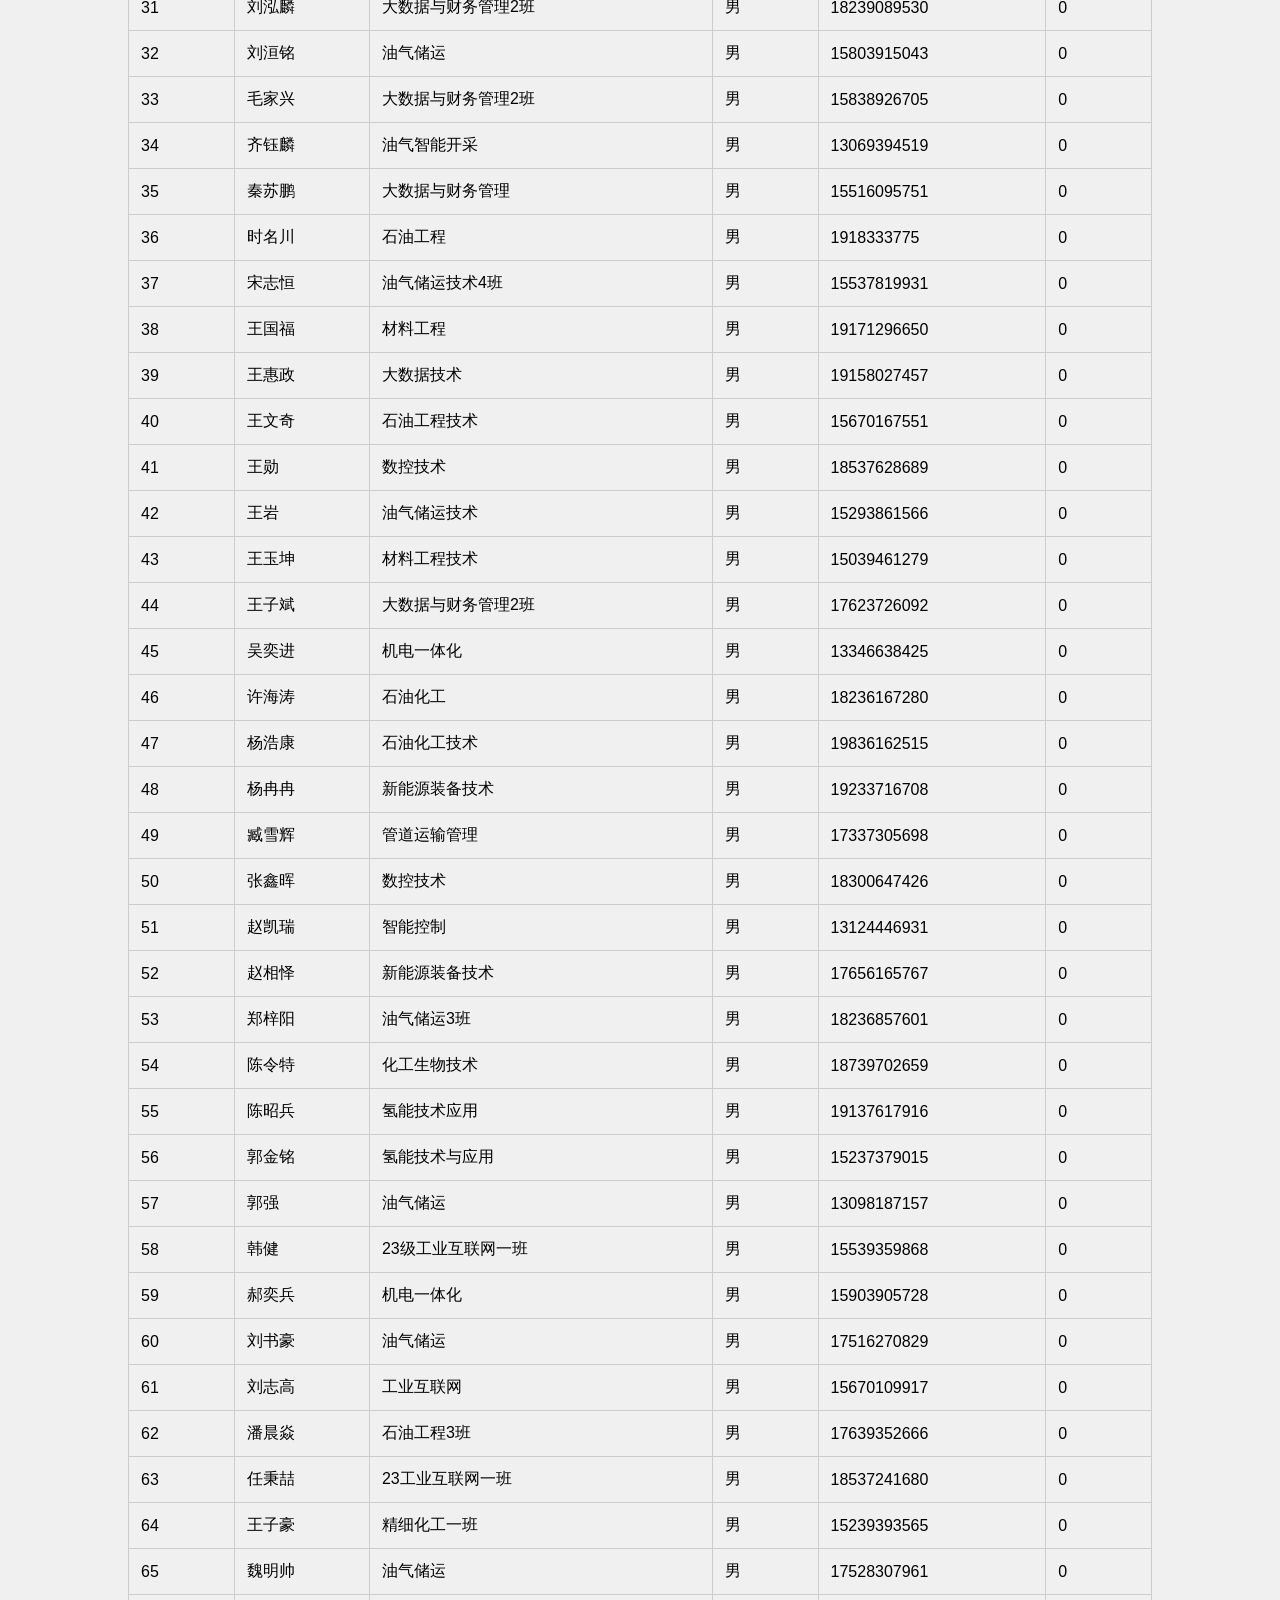
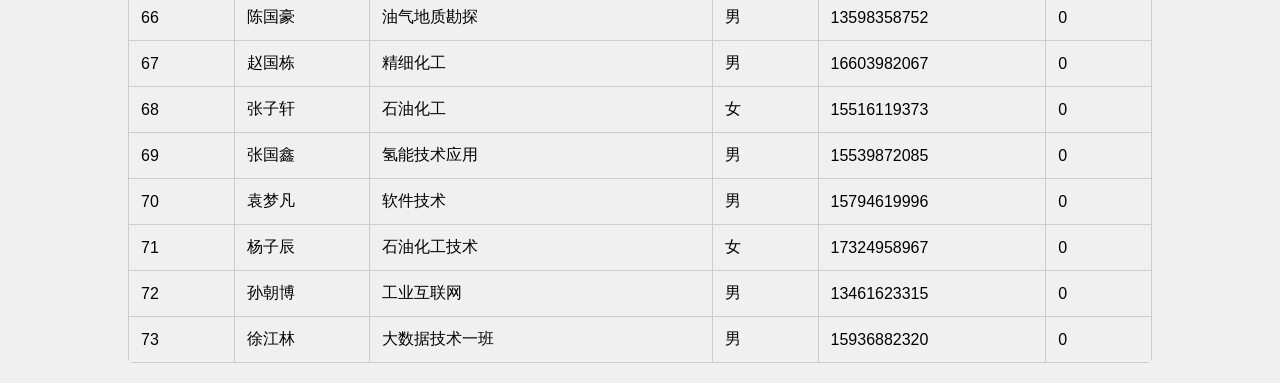
<file: via.html>
<!DOCTYPE html>
<html lang="en">
<head>
    <meta charset="UTF-8">
    <meta name="viewport" content="width=device-width, initial-scale=1.0">
    <title>查询排行榜</title>
    <style>
        /* 共享的样式 */
        body {
            font-family: Arial, sans-serif;
            background-color: #f0f0f0;
            margin: 0;
            padding: 0;
        }

        h1 {
            text-align: center;
            font-size: 28px;
            color: #333;
            margin-top: 20px;
        }

        /* 表格样式 */
        table {
            width: 80%;
            margin: 20px auto;
            border-collapse: collapse;
            border-radius: 5px;
            overflow: hidden;
        }

        th, td {
            border: 1px solid #ccc;
            padding: 12px;
            text-align: left;
        }

        th {
            background-color: #3498db;
            color: #fff;
        }

        /* 筛选条件样式 */
        #filterOptions {
            margin: 20px auto;
            width: 80%;
            background-color: #fff;
            border: 1px solid #ccc;
            border-radius: 5px;
            text-align: center;
            padding: 10px;
            box-shadow: 0px 0px 10px rgba(0, 0, 0, 0.1);
        }

        #filterOptions input {
            padding: 10px;
            border: 1px solid #ccc;
            border-radius: 3px;
            margin-right: 10px;
        }

        #filterOptions button {
            padding: 10px 20px;
            background-color: #3498db;
            color: #fff;
            border: none;
            border-radius: 3px;
            cursor: pointer;
        }

        #filterOptions button:hover {
            background-color: #0073e6;
        }
    </style>
</head>
<body>
    <h1>排行榜</h1>
    <div id="filterOptions">
        <label for="searchInput">搜索玩家：</label>
        <input type="text" id="searchInput" class="filter-input">
        <button type="button" onclick="searchLeaderboard()">搜索</button>
        <button type="button" onclick="clearSearch()">清除搜索</button>
    </div>
    <div id="result">
        <!-- 排行榜表格 -->
        <table>
            <thead>
                <tr>
                    <th>排名</th>
                    <th>玩家</th>
                    <th>专业</th>
                    <th>性别</th>
                    <th>手机号</th>
                    <th>得分</th>
                </tr>
            </thead>
            <tbody id="leaderboardData">
                <!-- 这里将显示排行榜数据 -->
            </tbody>
        </table>
    </div>

    <script>
        // 模拟本地数据，实际中应从服务器或本地存储中获取数据
        let leaderboardData = [
          { player: '赵凯瑞', major: '智能控制', gender: '男', phone: '13124446931', score: 0 },
{ player: '韩健', major: '23级工业互联网一班', gender: '男', phone: '15539359868', score: 0 },
{ player: '郝人慧', major: '材料工程', gender: '女', phone: '18839711682', score: 0 },
{ player: '李成', major: '油气智能开采', gender: '男', phone: '15729297985', score: 0 },
{ player: '李佳玮', major: '油气储运', gender: '男', phone: '18657719127', score: 0 },
{ player: '李欣澄', major: '氢能技术应用', gender: '男', phone: '16639130925', score: 0 },
{ player: '李朕贺', major: '石油化工', gender: '男', phone: '15516641720', score: 0 },
{ player: '李子龙', major: '油气储运', gender: '男', phone: '17803995110', score: 0 },
{ player: '刘磊鑫', major: '油气智能开采技术一班', gender: '男', phone: '15738569112', score: 0 },
{ player: '刘艺博', major: '涂装防护技术一班', gender: '男', phone: '15837163237', score: 0 },
{ player: '刘毅轩', major: '石油化工', gender: '男', phone: '17337425867', score: 0 },
{ player: '赛景航', major: '涂装防护一班', gender: '男', phone: '13461788024', score: 0 },
{ player: '孙念', major: '涂装防护一班', gender: '男', phone: '16650023100', score: 0 },
{ player: '王俊杰', major: '化工生物技术', gender: '男', phone: '18272579617', score: 0 },
{ player: '王一豪', major: '油气储运', gender: '男', phone: '13698821619', score: 0 },
{ player: '徐贵', major: '化工生物技术(1)班', gender: '男', phone: '18486581587', score: 0 },
{ player: '杨景浩', major: '油气储运', gender: '男', phone: '15139473674', score: 0 },
{ player: '杨亚欣', major: '电子商务', gender: '女', phone: '15286920121', score: 100 },
{ player: '余洋', major: '化工生物技术', gender: '男', phone: '17339366232', score: 0 },
{ player: '袁豫玺', major: '氢能技术应用一班', gender: '男', phone: '13949336039', score: 0 },
{ player: '张海洋', major: '新能源装备技术', gender: '男', phone: '13569570465', score: 0 },
{ player: '张家瑞', major: '分析检验', gender: '男', phone: '19837911138', score: 0 },
{ player: '张凯翔', major: '石油工程三班', gender: '男', phone: '18439623120', score: 0 },
{ player: '张翔', major: '管道运输管理', gender: '男', phone: '15890142537', score: 0 },
{ player: '张旭阳', major: '化工生物', gender: '男', phone: '18595753309', score: 0 },
{ player: '陈嘉文', major: '石油化工', gender: '男', phone: '17638078200', score: 0 },
{ player: '冯文启', major: '石油工程二班', gender: '男', phone: '15839103698', score: 0 },
{ player: '龚岭帆', major: '石油工程技术', gender: '男', phone: '18236038820', score: 0 },
{ player: '郝阳浩', major: '石油工程技术', gender: '男', phone: '18339940647', score: 0 },
{ player: '黄嘉星', major: '机电一体化', gender: '男', phone: '18239251881', score: 0 },
{ player: '刘泓麟', major: '大数据与财务管理2班', gender: '男', phone: '18239089530', score: 0 },
{ player: '刘洹铭', major: '油气储运', gender: '男', phone: '15803915043', score: 0 },
{ player: '毛家兴', major: '大数据与财务管理2班', gender: '男', phone: '15838926705', score: 0 },
{ player: '齐钰麟', major: '油气智能开采', gender: '男', phone: '13069394519', score: 0 },
{ player: '秦苏鹏', major: '大数据与财务管理', gender: '男', phone: '15516095751', score: 0 },
{ player: '时名川', major: '石油工程', gender: '男', phone: '1918333775', score: 0 },
{ player: '宋志恒', major: '油气储运技术4班', gender: '男', phone: '15537819931', score: 0 },
{ player: '王国福', major: '材料工程', gender: '男', phone: '19171296650', score: 0 },
{ player: '王惠政', major: '大数据技术', gender: '男', phone: '19158027457', score: 0 },
{ player: '王文奇', major: '石油工程技术', gender: '男', phone: '15670167551', score: 0 },
{ player: '王勋', major: '数控技术', gender: '男', phone: '18537628689', score: 0 },
{ player: '王岩', major: '油气储运技术', gender: '男', phone: '15293861566', score: 0 },
{ player: '王玉坤', major: '材料工程技术', gender: '男', phone: '15039461279', score: 0 },
{ player: '王子斌', major: '大数据与财务管理2班', gender: '男', phone: '17623726092', score: 0 },
{ player: '吴奕进', major: '机电一体化', gender: '男', phone: '13346638425', score: 0 },
{ player: '许海涛', major: '石油化工', gender: '男', phone: '18236167280', score: 0 },
{ player: '杨浩康', major: '石油化工技术', gender: '男', phone: '19836162515', score: 0 },
{ player: '杨冉冉', major: '新能源装备技术', gender: '男', phone: '19233716708', score: 0 },
{ player: '臧雪辉', major: '管道运输管理', gender: '男', phone: '17337305698', score: 0 },
{ player: '张鑫晖', major: '数控技术', gender: '男', phone: '18300647426', score: 0 },
{ player: '赵凯瑞', major: '智能控制', gender: '男', phone: '13124446931', score: 0 },
{ player: '赵相怿', major: '新能源装备技术', gender: '男', phone: '17656165767', score: 0 },
{ player: '郑梓阳', major: '油气储运3班', gender: '男', phone: '18236857601', score: 0 },
{ player: '陈令特', major: '化工生物技术', gender: '男', phone: '18739702659', score: 0 },
{ player: '陈昭兵', major: '氢能技术应用', gender: '男', phone: '19137617916', score: 0 },
{ player: '郭金铭', major: '氢能技术与应用', gender: '男', phone: '15237379015', score: 0 },
{ player: '郭强', major: '油气储运', gender: '男', phone: '13098187157', score: 0 },
{ player: '韩健', major: '23级工业互联网一班', gender: '男', phone: '15539359868', score: 0 },
{ player: '郝奕兵', major: '机电一体化', gender: '男', phone: '15903905728', score: 0 },
{ player: '刘书豪', major: '油气储运', gender: '男', phone: '17516270829', score: 0 },
{ player: '刘志高', major: '工业互联网', gender: '男', phone: '15670109917', score: 0 },
{ player: '潘晨焱', major: '石油工程3班', gender: '男', phone: '17639352666', score: 0 },
{ player: '任秉喆', major: '23工业互联网一班', gender: '男', phone: '18537241680', score: 0 },
{ player: '王子豪', major: '精细化工一班', gender: '男', phone: '15239393565', score: 0 },
{ player: '魏明帅', major: '油气储运', gender: '男', phone: '17528307961', score: 0 },
{ player: '陈国豪', major: '油气地质勘探', gender: '男', phone: '13598358752', score: 0 },
{ player: '赵国栋', major: '精细化工', gender: '男', phone: '16603982067', score: 0 },
{ player: '张子轩', major: '石油化工', gender: '女', phone: '15516119373', score: 0 },
{ player: '张国鑫', major: '氢能技术应用', gender: '男', phone: '15539872085', score: 0 },
{ player: '袁梦凡', major: '软件技术', gender: '男', phone: '15794619996', score: 0 },
{ player: '杨子辰', major: '石油化工技术', gender: '女', phone: '17324958967', score: 0 },
{ player: '孙朝博', major: '工业互联网', gender: '男', phone: '13461623315', score: 0 },
{ player: '徐江林', major: '大数据技术一班', gender: '男', phone: '15936882320', score: 0 }
        ];

        function displayLeaderboard(data) {
            const leaderboardDataElement = document.getElementById("leaderboardData");
            leaderboardDataElement.innerHTML = "";

            // 对数据根据分数高低进行排序
            data.sort((a, b) => b.score - a.score);

            // 为排名分配数字（从1开始）
            data.forEach((entry, index) => {
                entry.rank = index + 1;
            });

            data.forEach(entry => {
                const row = document.createElement("tr");
                const fields = ["rank", "player", "major", "gender", "phone", "score"];

                fields.forEach(fieldName => {
                    const cell = document.createElement("td");
                    cell.textContent = entry[fieldName];
                    row.appendChild(cell);
                });

                leaderboardDataElement.appendChild(row);
            });
        }

        function searchLeaderboard() {
            const searchInput = document.getElementById("searchInput").value.toLowerCase();
            const filteredData = leaderboardData.filter(entry => entry.player.toLowerCase().includes(searchInput));
            displayLeaderboard(filteredData);
        }

        function clearSearch() {
            document.getElementById("searchInput").value = "";
            displayLeaderboard(leaderboardData);
        }
        
        // 页面加载后默认显示排行榜
        window.onload = function() {
            displayLeaderboard(leaderboardData);
        };
    </script>
</body>
</html>
</file>
